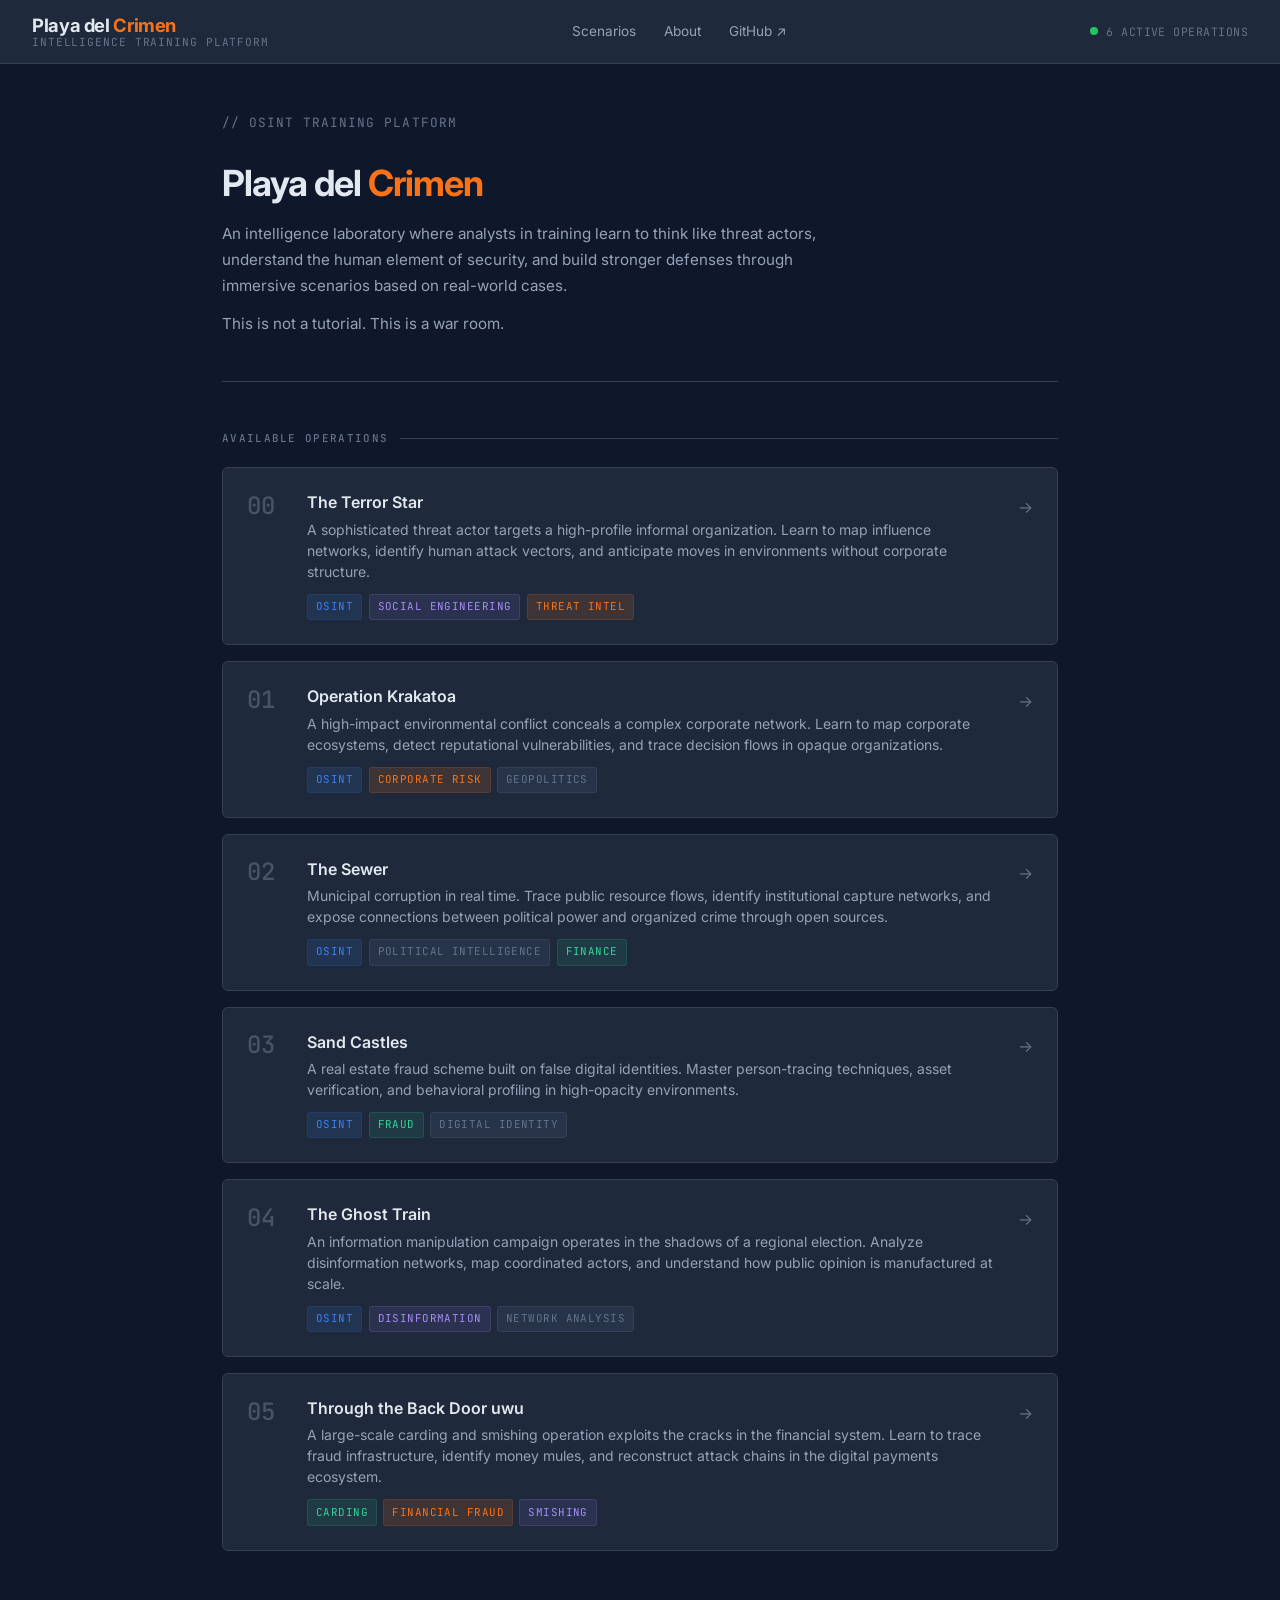
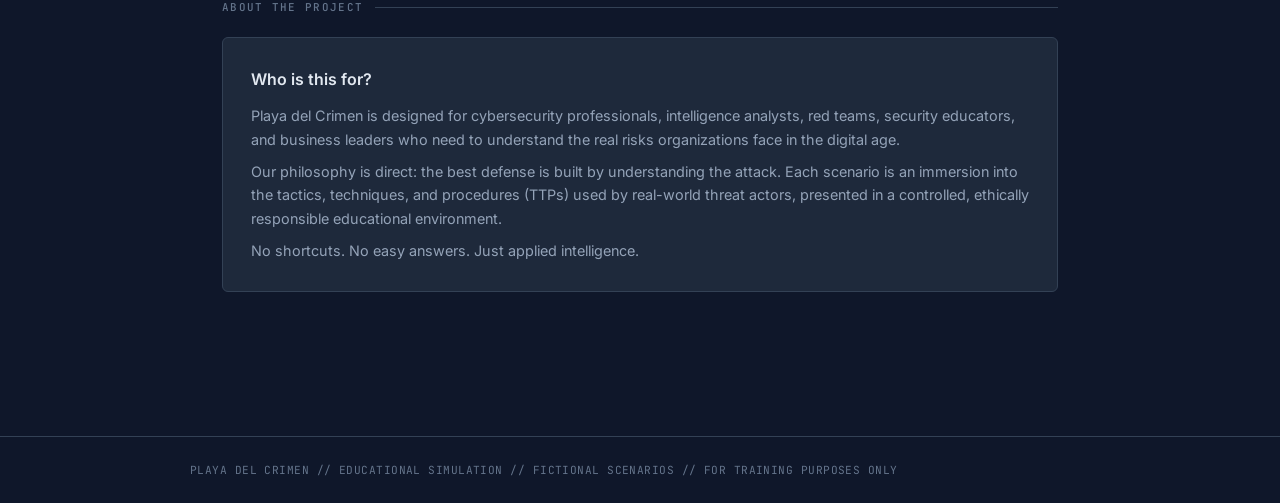
<file: docs/index.html>
<!DOCTYPE html>
<html lang="en">
<head>
    <meta charset="UTF-8">
    <meta name="viewport" content="width=device-width, initial-scale=1.0">
    <title>Playa del Crimen | OSINT Intelligence Training Platform</title>
    <meta name="description" content="Immersive OSINT training scenarios in open-source intelligence, threat analysis, and sociotechnical security for analysts in training.">
    <link rel="stylesheet" href="style.css">
</head>
<body class="page-index">

    <!-- ===== HEADER ===== -->
    <header>
        <div class="header-inner">
            <a href="index.html" class="header-logo">
                <span class="logo-main">Playa del <span>Crimen</span></span>
                <span class="logo-sub">Intelligence Training Platform</span>
            </a>

            <nav class="header-nav">
                <a href="index.html">Scenarios</a>
                <a href="#about">About</a>
                <a href="https://github.com/CCHUTZ/playa-del-crimen-en" target="_blank" rel="noopener">GitHub ↗</a>
            </nav>

            <div class="header-status">
                <span class="status-dot"></span>
                <span>6 ACTIVE OPERATIONS</span>
            </div>

            <button class="hamburger" aria-label="Menu">
                <span></span><span></span><span></span>
            </button>
        </div>
    </header>

    <!-- ===== MAIN ===== -->
    <main>

        <!-- Hero -->
        <div class="index-hero">
            <p class="hero-sub">// OSINT Training Platform</p>
            <h1>Playa del <span>Crimen</span></h1>
            <p>An intelligence laboratory where analysts in training learn to think like threat actors, understand the human element of security, and build stronger defenses through immersive scenarios based on real-world cases.</p>
            <p>This is not a tutorial. This is a war room.</p>
        </div>

        <!-- Scenarios -->
        <p class="section-label">Available Operations</p>

        <div class="scenarios-grid">

            <a href="scenarios/00_the_terror_star.html" class="scenario-card">
                <span class="card-number">00</span>
                <div class="card-body">
                    <div class="card-title">The Terror Star</div>
                    <div class="card-desc">A sophisticated threat actor targets a high-profile informal organization. Learn to map influence networks, identify human attack vectors, and anticipate moves in environments without corporate structure.</div>
                    <div class="card-tags">
                        <span class="tag tag-osint">OSINT</span>
                        <span class="tag tag-social">Social Engineering</span>
                        <span class="tag tag-threat">Threat Intel</span>
                    </div>
                </div>
                <span class="card-arrow">→</span>
            </a>

            <a href="scenarios/01_operation_krakatoa.html" class="scenario-card">
                <span class="card-number">01</span>
                <div class="card-body">
                    <div class="card-title">Operation Krakatoa</div>
                    <div class="card-desc">A high-impact environmental conflict conceals a complex corporate network. Learn to map corporate ecosystems, detect reputational vulnerabilities, and trace decision flows in opaque organizations.</div>
                    <div class="card-tags">
                        <span class="tag tag-osint">OSINT</span>
                        <span class="tag tag-threat">Corporate Risk</span>
                        <span class="tag">Geopolitics</span>
                    </div>
                </div>
                <span class="card-arrow">→</span>
            </a>

            <a href="scenarios/02_the_sewer.html" class="scenario-card">
                <span class="card-number">02</span>
                <div class="card-body">
                    <div class="card-title">The Sewer</div>
                    <div class="card-desc">Municipal corruption in real time. Trace public resource flows, identify institutional capture networks, and expose connections between political power and organized crime through open sources.</div>
                    <div class="card-tags">
                        <span class="tag tag-osint">OSINT</span>
                        <span class="tag">Political Intelligence</span>
                        <span class="tag tag-financial">Finance</span>
                    </div>
                </div>
                <span class="card-arrow">→</span>
            </a>

            <a href="scenarios/03_sand_castles.html" class="scenario-card">
                <span class="card-number">03</span>
                <div class="card-body">
                    <div class="card-title">Sand Castles</div>
                    <div class="card-desc">A real estate fraud scheme built on false digital identities. Master person-tracing techniques, asset verification, and behavioral profiling in high-opacity environments.</div>
                    <div class="card-tags">
                        <span class="tag tag-osint">OSINT</span>
                        <span class="tag tag-financial">Fraud</span>
                        <span class="tag">Digital Identity</span>
                    </div>
                </div>
                <span class="card-arrow">→</span>
            </a>

            <a href="scenarios/04_the_ghost_train.html" class="scenario-card">
                <span class="card-number">04</span>
                <div class="card-body">
                    <div class="card-title">The Ghost Train</div>
                    <div class="card-desc">An information manipulation campaign operates in the shadows of a regional election. Analyze disinformation networks, map coordinated actors, and understand how public opinion is manufactured at scale.</div>
                    <div class="card-tags">
                        <span class="tag tag-osint">OSINT</span>
                        <span class="tag tag-social">Disinformation</span>
                        <span class="tag">Network Analysis</span>
                    </div>
                </div>
                <span class="card-arrow">→</span>
            </a>

            <a href="scenarios/05_through_the_back_door_uwu.html" class="scenario-card">
                <span class="card-number">05</span>
                <div class="card-body">
                    <div class="card-title">Through the Back Door uwu</div>
                    <div class="card-desc">A large-scale carding and smishing operation exploits the cracks in the financial system. Learn to trace fraud infrastructure, identify money mules, and reconstruct attack chains in the digital payments ecosystem.</div>
                    <div class="card-tags">
                        <span class="tag tag-financial">Carding</span>
                        <span class="tag tag-threat">Financial Fraud</span>
                        <span class="tag tag-social">Smishing</span>
                    </div>
                </div>
                <span class="card-arrow">→</span>
            </a>

        </div>

        <!-- About -->
        <p class="section-label" id="about">About the Project</p>

        <div class="about-section">
            <h2>Who is this for?</h2>
            <p>Playa del Crimen is designed for cybersecurity professionals, intelligence analysts, red teams, security educators, and business leaders who need to understand the real risks organizations face in the digital age.</p>
            <p>Our philosophy is direct: the best defense is built by understanding the attack. Each scenario is an immersion into the tactics, techniques, and procedures (TTPs) used by real-world threat actors, presented in a controlled, ethically responsible educational environment.</p>
            <p>No shortcuts. No easy answers. Just applied intelligence.</p>
        </div>

    </main>

    <!-- ===== FOOTER ===== -->
    <footer>
        <div class="footer-inner">
            <span class="footer-disclaimer">PLAYA DEL CRIMEN // EDUCATIONAL SIMULATION // FICTIONAL SCENARIOS // FOR TRAINING PURPOSES ONLY</span>
        </div>
    </footer>

</body>
</html>
</file>
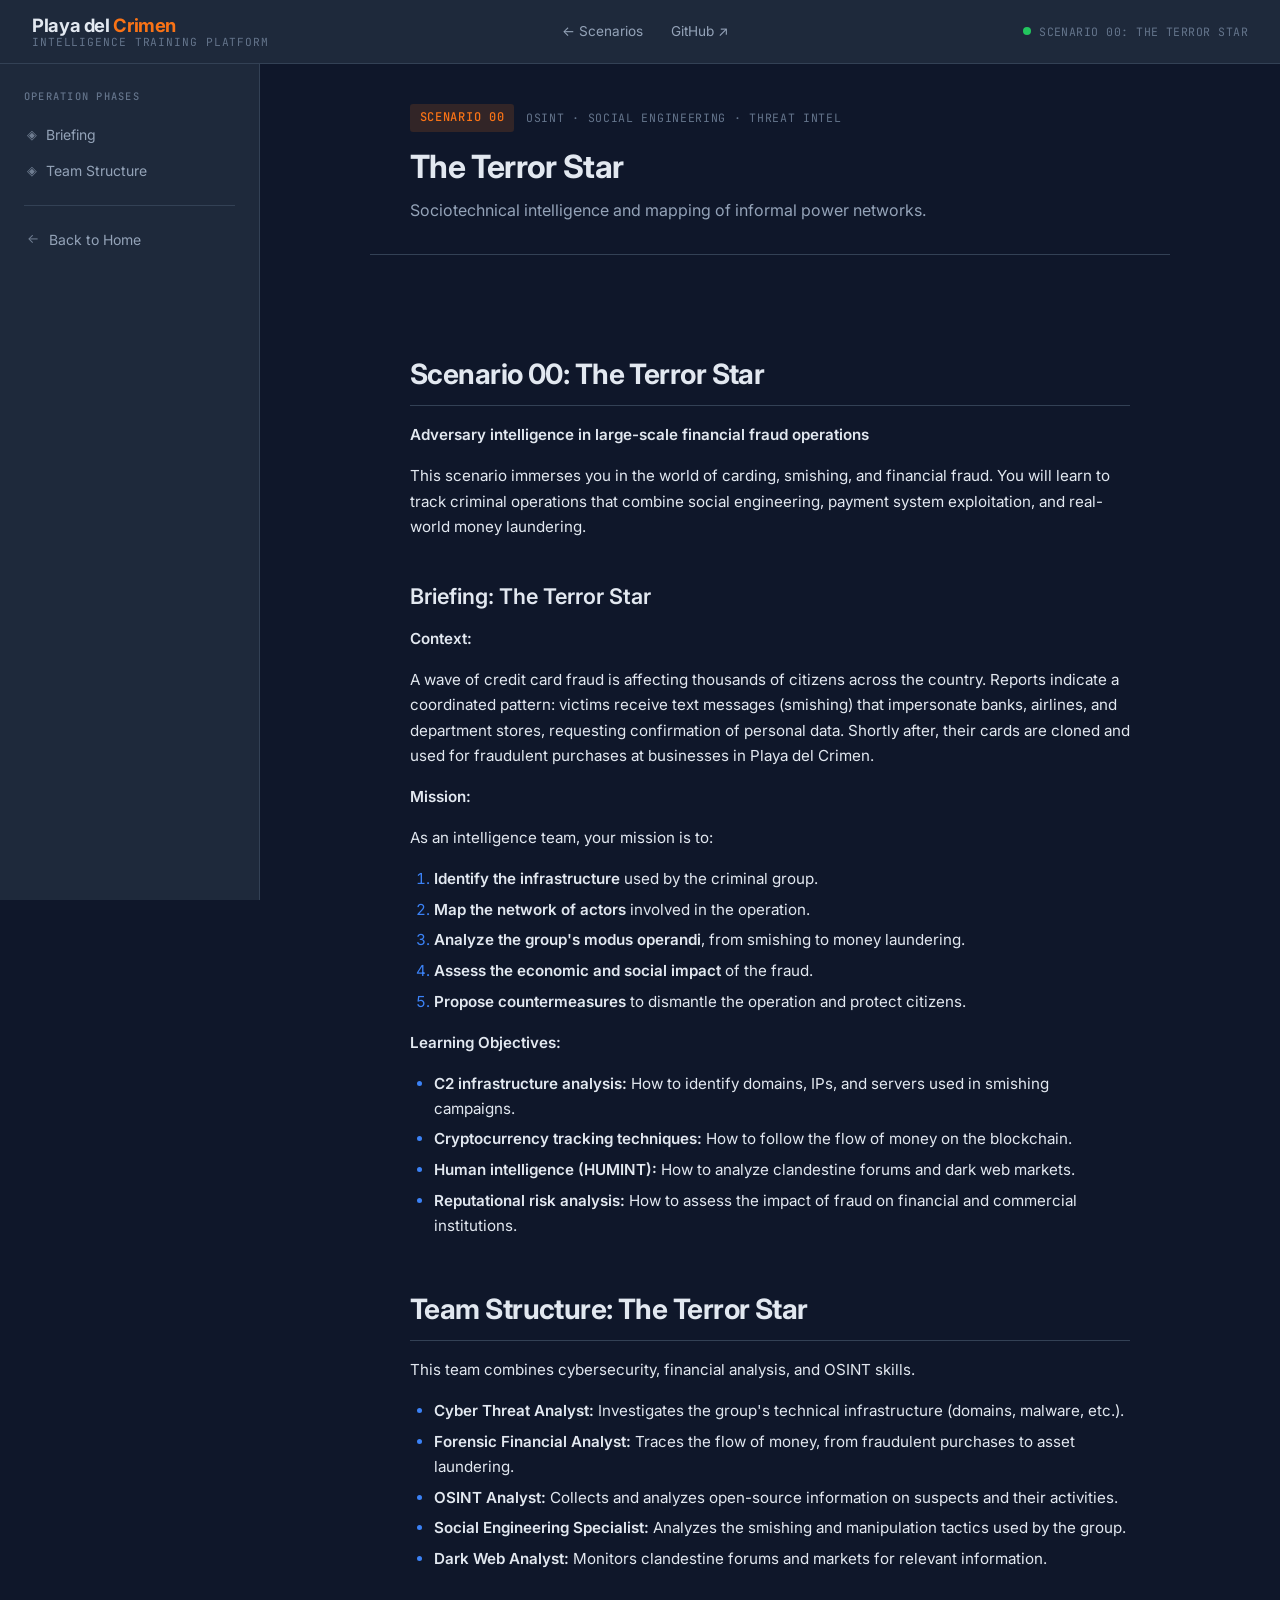
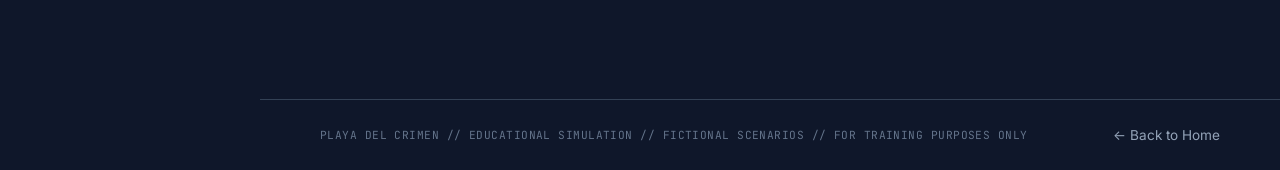
<file: docs/scenarios/00_the_terror_star.html>
<!DOCTYPE html>
    <html lang="en">
<head>
    <meta charset="UTF-8">
    <meta name="viewport" content="width=device-width, initial-scale=1.0">
    <title>Scenario 00: The Terror Star | Playa del Crimen</title>
    <meta name="description" content="Sociotechnical intelligence and mapping of informal power networks.">
    <link rel="stylesheet" href="../style.css">
</head>
<body class="page-scenario">

    <!-- ===== HEADER ===== -->
    <header>
        <div class="header-inner">
            <a href="../index.html" class="header-logo">
                <span class="logo-main">Playa del <span>Crimen</span></span>
                <span class="logo-sub">Intelligence Training Platform</span>
            </a>

            <nav class="header-nav">
                <a href="../index.html">← Scenarios</a>
                <a href="https://github.com/CCHUTZ/playa-del-crimen-en" target="_blank" rel="noopener">GitHub ↗</a>
            </nav>

            <div class="header-status">
                <span class="status-dot"></span>
                <span class="mono">SCENARIO 00: THE TERROR STAR</span>
            </div>

            <button class="hamburger" aria-label="Menú">
                <span></span><span></span><span></span>
            </button>
        </div>
    </header>

    <!-- ===== LAYOUT WRAPPER ===== -->
    <div class="layout-scenario">

    <!-- ===== SIDEBAR ===== -->
    <aside class="sidebar">
        <p class="sidebar-label">Operation Phases</p>
        <ul class="sidebar-nav">
            <li><a href="#briefing"><span class="nav-icon">◈</span> Briefing</a></li>
            <li><a href="#team"><span class="nav-icon">◈</span> Team Structure</a></li>
        </ul>
        <div class="sidebar-divider"></div>
        <ul class="sidebar-nav">
            <li><a href="../index.html"><span class="nav-icon">←</span> Back to Home</a></li>
        </ul>
    </aside>

    <!-- ===== CONTENT ===== -->
    <div class="scenario-content">

        <!-- Scenario Hero -->
        <div class="scenario-hero">
            <div class="scenario-meta">
                <span class="scenario-number">SCENARIO 00</span>
                <span class="scenario-category">OSINT · Social Engineering · Threat Intel</span>
            </div>
            <h1>The Terror Star</h1>
            <p class="scenario-tagline">Sociotechnical intelligence and mapping of informal power networks.</p>
        </div>

        <!-- Mobile nav -->
        <details class="mobile-nav-toggle">
            <summary>Operation Phases</summary>
            <ul class="sidebar-nav">
            <li><a href="#briefing"><span class="nav-icon">◈</span> Briefing</a></li>
            <li><a href="#team"><span class="nav-icon">◈</span> Team Structure</a></li>
            </ul>
        </details>

        <main>
            <div class="content-body">
<h1 id="scenario-00-the-terror-star">Scenario 00: The Terror Star</h1>
<p><strong>Adversary intelligence in large-scale financial fraud operations</strong></p>
<p>This scenario immerses you in the world of carding, smishing, and financial fraud. You will learn to track criminal operations that combine social engineering, payment system exploitation, and real-world money laundering.</p>
<section id="briefing">
<h2 id="briefing-the-terror-star">Briefing: The Terror Star</h2>
<p><strong>Context:</strong></p>
<p>A wave of credit card fraud is affecting thousands of citizens across the country. Reports indicate a coordinated pattern: victims receive text messages (smishing) that impersonate banks, airlines, and department stores, requesting confirmation of personal data. Shortly after, their cards are cloned and used for fraudulent purchases at businesses in Playa del Crimen.</p>
<p><strong>Mission:</strong></p>
<p>As an intelligence team, your mission is to:</p>
<ol>
<li><strong>Identify the infrastructure</strong> used by the criminal group.</li>
<li><strong>Map the network of actors</strong> involved in the operation.</li>
<li><strong>Analyze the group's modus operandi</strong>, from smishing to money laundering.</li>
<li><strong>Assess the economic and social impact</strong> of the fraud.</li>
<li><strong>Propose countermeasures</strong> to dismantle the operation and protect citizens.</li>
</ol>
<p><strong>Learning Objectives:</strong></p>
<ul>
<li><strong>C2 infrastructure analysis:</strong> How to identify domains, IPs, and servers used in smishing campaigns.</li>
<li><strong>Cryptocurrency tracking techniques:</strong> How to follow the flow of money on the blockchain.</li>
<li><strong>Human intelligence (HUMINT):</strong> How to analyze clandestine forums and dark web markets.</li>
<li><strong>Reputational risk analysis:</strong> How to assess the impact of fraud on financial and commercial institutions.</li>
</ul>
</section>
<section id="team">
<h1 id="team-structure-the-terror-star">Team Structure: The Terror Star</h1>
<p>This team combines cybersecurity, financial analysis, and OSINT skills.</p>
<ul>
<li><strong>Cyber Threat Analyst:</strong> Investigates the group's technical infrastructure (domains, malware, etc.).</li>
<li><strong>Forensic Financial Analyst:</strong> Traces the flow of money, from fraudulent purchases to asset laundering.</li>
<li><strong>OSINT Analyst:</strong> Collects and analyzes open-source information on suspects and their activities.</li>
<li><strong>Social Engineering Specialist:</strong> Analyzes the smishing and manipulation tactics used by the group.</li>
<li><strong>Dark Web Analyst:</strong> Monitors clandestine forums and markets for relevant information.</li>
</ul>
</section>

            </div>
        </main>

        <!-- Footer -->
        <footer>
            <div class="footer-inner">
                <span class="footer-disclaimer">PLAYA DEL CRIMEN // EDUCATIONAL SIMULATION // FICTIONAL SCENARIOS // FOR TRAINING PURPOSES ONLY</span>
                <a href="../index.html" class="footer-back">← Back to Home</a>
            </div>
        </footer>

    </div><!-- /scenario-content -->

    </div><!-- /layout-scenario -->

    <script>
    // Sidebar active state on scroll
    (function() {
        const links = document.querySelectorAll('.sidebar-nav a[href^="#"]');
        const sections = [];
        links.forEach(function(link) {
            const id = link.getAttribute('href').slice(1);
            const el = document.getElementById(id);
            if (el) sections.push({ el: el, link: link });
        });

        function onScroll() {
            let current = null;
            sections.forEach(function(s) {
                if (window.scrollY >= s.el.offsetTop - 100) current = s;
            });
            links.forEach(function(l) { l.classList.remove('active'); });
            if (current) current.link.classList.add('active');
        }

        window.addEventListener('scroll', onScroll, { passive: true });
        onScroll();
    })();
    </script>

</body>
</html>
</file>
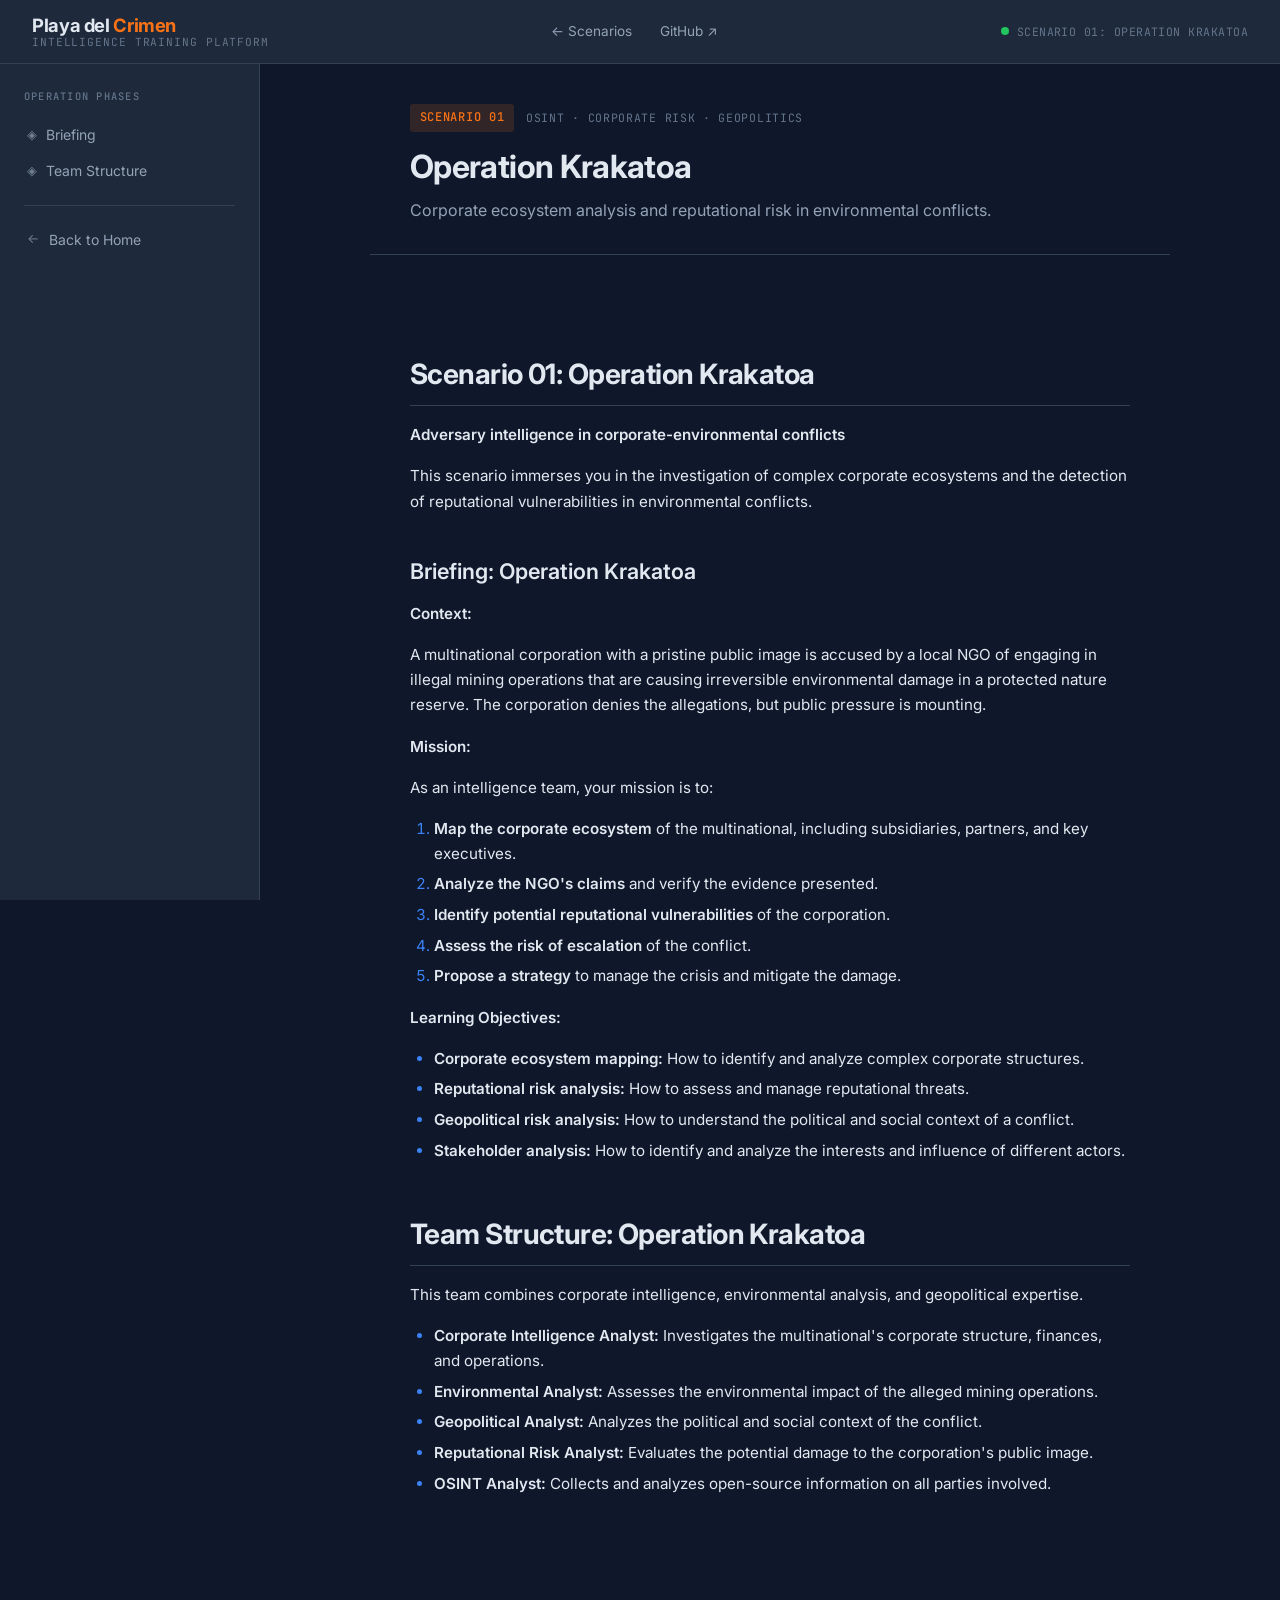
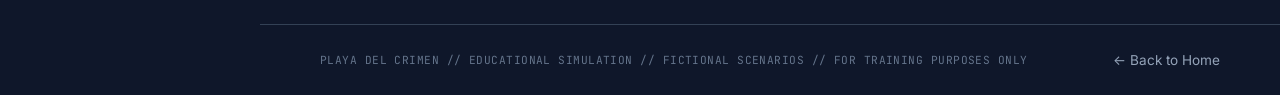
<file: docs/scenarios/01_operation_krakatoa.html>
<!DOCTYPE html>
    <html lang="en">
<head>
    <meta charset="UTF-8">
    <meta name="viewport" content="width=device-width, initial-scale=1.0">
    <title>Scenario 01: Operation Krakatoa | Playa del Crimen</title>
    <meta name="description" content="Corporate ecosystem analysis and reputational risk in environmental conflicts.">
    <link rel="stylesheet" href="../style.css">
</head>
<body class="page-scenario">

    <!-- ===== HEADER ===== -->
    <header>
        <div class="header-inner">
            <a href="../index.html" class="header-logo">
                <span class="logo-main">Playa del <span>Crimen</span></span>
                <span class="logo-sub">Intelligence Training Platform</span>
            </a>

            <nav class="header-nav">
                <a href="../index.html">← Scenarios</a>
                <a href="https://github.com/CCHUTZ/playa-del-crimen-en" target="_blank" rel="noopener">GitHub ↗</a>
            </nav>

            <div class="header-status">
                <span class="status-dot"></span>
                <span class="mono">SCENARIO 01: OPERATION KRAKATOA</span>
            </div>

            <button class="hamburger" aria-label="Menú">
                <span></span><span></span><span></span>
            </button>
        </div>
    </header>

    <!-- ===== LAYOUT WRAPPER ===== -->
    <div class="layout-scenario">

    <!-- ===== SIDEBAR ===== -->
    <aside class="sidebar">
        <p class="sidebar-label">Operation Phases</p>
        <ul class="sidebar-nav">
            <li><a href="#briefing"><span class="nav-icon">◈</span> Briefing</a></li>
            <li><a href="#team"><span class="nav-icon">◈</span> Team Structure</a></li>
        </ul>
        <div class="sidebar-divider"></div>
        <ul class="sidebar-nav">
            <li><a href="../index.html"><span class="nav-icon">←</span> Back to Home</a></li>
        </ul>
    </aside>

    <!-- ===== CONTENT ===== -->
    <div class="scenario-content">

        <!-- Scenario Hero -->
        <div class="scenario-hero">
            <div class="scenario-meta">
                <span class="scenario-number">SCENARIO 01</span>
                <span class="scenario-category">OSINT · Corporate Risk · Geopolitics</span>
            </div>
            <h1>Operation Krakatoa</h1>
            <p class="scenario-tagline">Corporate ecosystem analysis and reputational risk in environmental conflicts.</p>
        </div>

        <!-- Mobile nav -->
        <details class="mobile-nav-toggle">
            <summary>Operation Phases</summary>
            <ul class="sidebar-nav">
            <li><a href="#briefing"><span class="nav-icon">◈</span> Briefing</a></li>
            <li><a href="#team"><span class="nav-icon">◈</span> Team Structure</a></li>
            </ul>
        </details>

        <main>
            <div class="content-body">
<h1 id="scenario-01-operation-krakatoa">Scenario 01: Operation Krakatoa</h1>
<p><strong>Adversary intelligence in corporate-environmental conflicts</strong></p>
<p>This scenario immerses you in the investigation of complex corporate ecosystems and the detection of reputational vulnerabilities in environmental conflicts.</p>
<section id="briefing">
<h2 id="briefing-operation-krakatoa">Briefing: Operation Krakatoa</h2>
<p><strong>Context:</strong></p>
<p>A multinational corporation with a pristine public image is accused by a local NGO of engaging in illegal mining operations that are causing irreversible environmental damage in a protected nature reserve. The corporation denies the allegations, but public pressure is mounting.</p>
<p><strong>Mission:</strong></p>
<p>As an intelligence team, your mission is to:</p>
<ol>
<li><strong>Map the corporate ecosystem</strong> of the multinational, including subsidiaries, partners, and key executives.</li>
<li><strong>Analyze the NGO's claims</strong> and verify the evidence presented.</li>
<li><strong>Identify potential reputational vulnerabilities</strong> of the corporation.</li>
<li><strong>Assess the risk of escalation</strong> of the conflict.</li>
<li><strong>Propose a strategy</strong> to manage the crisis and mitigate the damage.</li>
</ol>
<p><strong>Learning Objectives:</strong></p>
<ul>
<li><strong>Corporate ecosystem mapping:</strong> How to identify and analyze complex corporate structures.</li>
<li><strong>Reputational risk analysis:</strong> How to assess and manage reputational threats.</li>
<li><strong>Geopolitical risk analysis:</strong> How to understand the political and social context of a conflict.</li>
<li><strong>Stakeholder analysis:</strong> How to identify and analyze the interests and influence of different actors.</li>
</ul>
</section>
<section id="team">
<h1 id="team-structure-operation-krakatoa">Team Structure: Operation Krakatoa</h1>
<p>This team combines corporate intelligence, environmental analysis, and geopolitical expertise.</p>
<ul>
<li><strong>Corporate Intelligence Analyst:</strong> Investigates the multinational's corporate structure, finances, and operations.</li>
<li><strong>Environmental Analyst:</strong> Assesses the environmental impact of the alleged mining operations.</li>
<li><strong>Geopolitical Analyst:</strong> Analyzes the political and social context of the conflict.</li>
<li><strong>Reputational Risk Analyst:</strong> Evaluates the potential damage to the corporation's public image.</li>
<li><strong>OSINT Analyst:</strong> Collects and analyzes open-source information on all parties involved.</li>
</ul>
</section>

            </div>
        </main>

        <!-- Footer -->
        <footer>
            <div class="footer-inner">
                <span class="footer-disclaimer">PLAYA DEL CRIMEN // EDUCATIONAL SIMULATION // FICTIONAL SCENARIOS // FOR TRAINING PURPOSES ONLY</span>
                <a href="../index.html" class="footer-back">← Back to Home</a>
            </div>
        </footer>

    </div><!-- /scenario-content -->

    </div><!-- /layout-scenario -->

    <script>
    // Sidebar active state on scroll
    (function() {
        const links = document.querySelectorAll('.sidebar-nav a[href^="#"]');
        const sections = [];
        links.forEach(function(link) {
            const id = link.getAttribute('href').slice(1);
            const el = document.getElementById(id);
            if (el) sections.push({ el: el, link: link });
        });

        function onScroll() {
            let current = null;
            sections.forEach(function(s) {
                if (window.scrollY >= s.el.offsetTop - 100) current = s;
            });
            links.forEach(function(l) { l.classList.remove('active'); });
            if (current) current.link.classList.add('active');
        }

        window.addEventListener('scroll', onScroll, { passive: true });
        onScroll();
    })();
    </script>

</body>
</html>
</file>
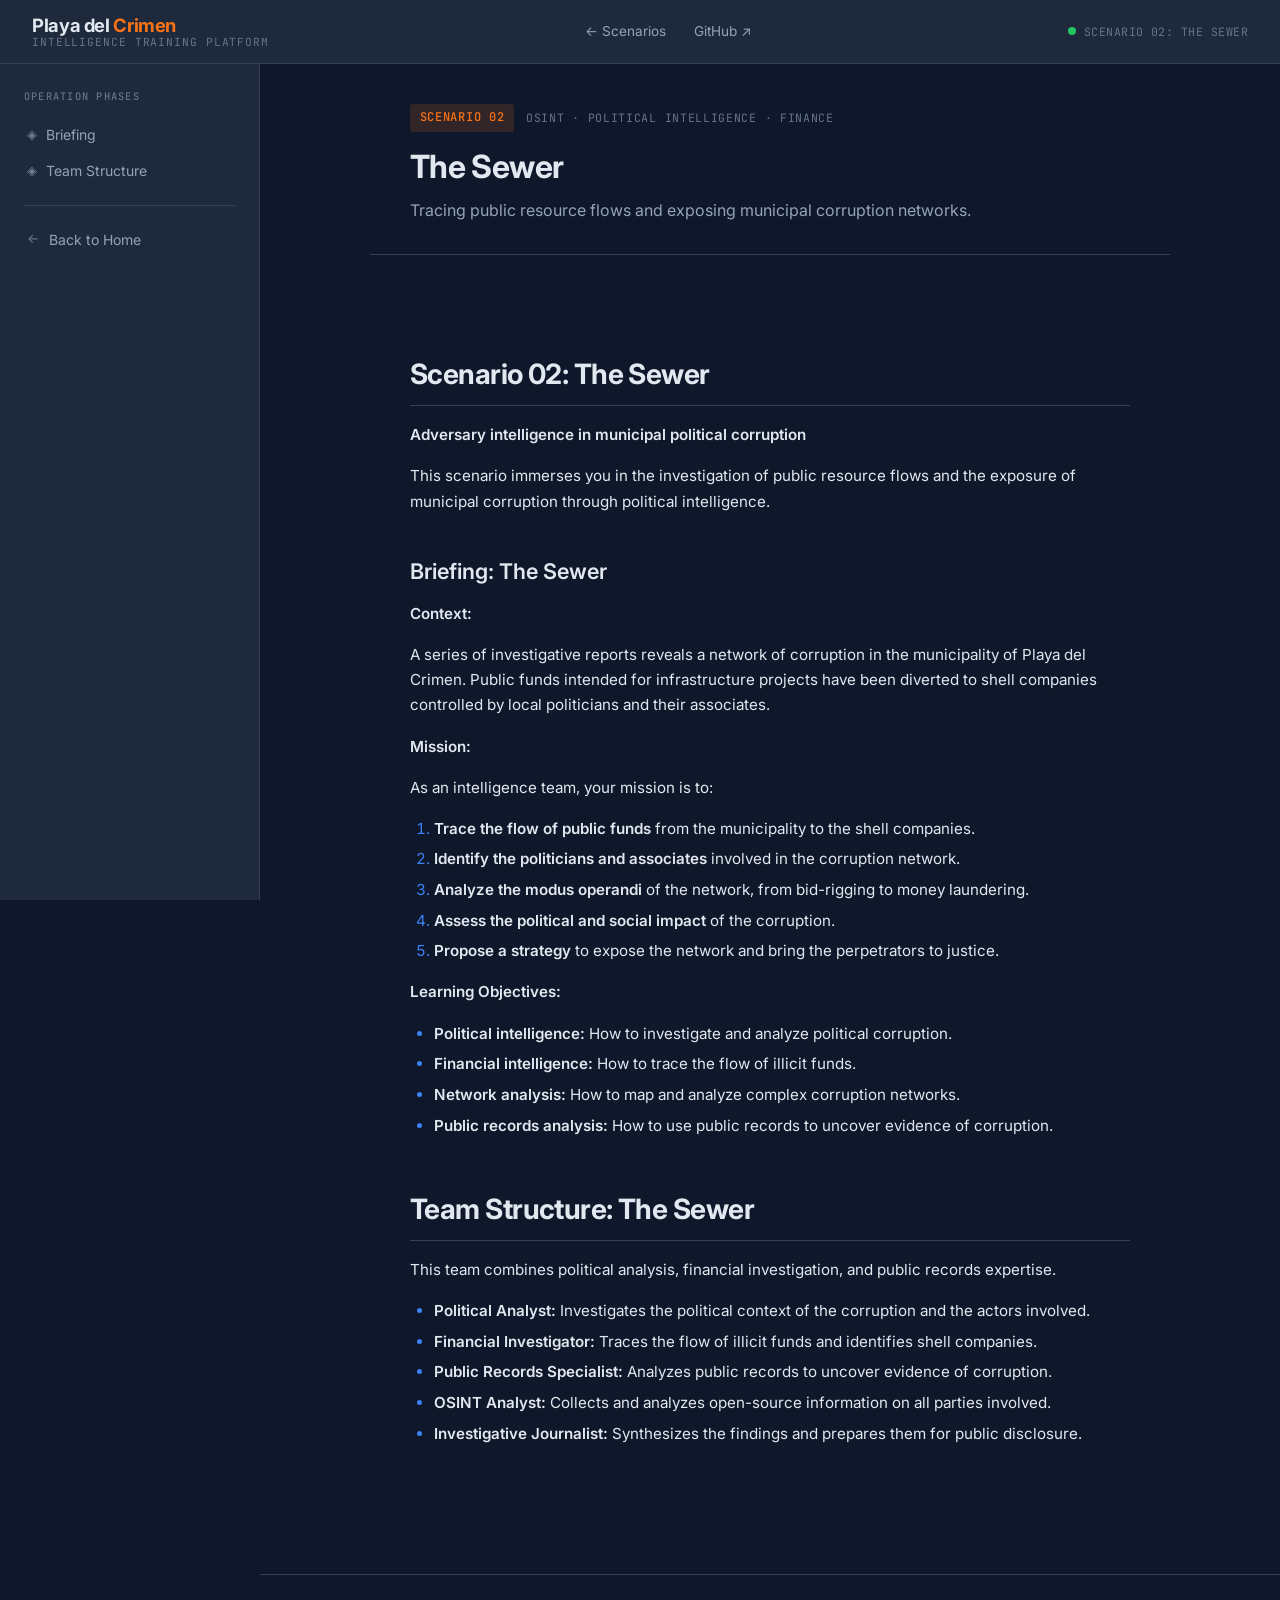
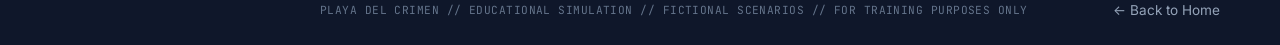
<file: docs/scenarios/02_the_sewer.html>
<!DOCTYPE html>
    <html lang="en">
<head>
    <meta charset="UTF-8">
    <meta name="viewport" content="width=device-width, initial-scale=1.0">
    <title>Scenario 02: The Sewer | Playa del Crimen</title>
    <meta name="description" content="Tracing public resource flows and exposing municipal corruption networks.">
    <link rel="stylesheet" href="../style.css">
</head>
<body class="page-scenario">

    <!-- ===== HEADER ===== -->
    <header>
        <div class="header-inner">
            <a href="../index.html" class="header-logo">
                <span class="logo-main">Playa del <span>Crimen</span></span>
                <span class="logo-sub">Intelligence Training Platform</span>
            </a>

            <nav class="header-nav">
                <a href="../index.html">← Scenarios</a>
                <a href="https://github.com/CCHUTZ/playa-del-crimen-en" target="_blank" rel="noopener">GitHub ↗</a>
            </nav>

            <div class="header-status">
                <span class="status-dot"></span>
                <span class="mono">SCENARIO 02: THE SEWER</span>
            </div>

            <button class="hamburger" aria-label="Menú">
                <span></span><span></span><span></span>
            </button>
        </div>
    </header>

    <!-- ===== LAYOUT WRAPPER ===== -->
    <div class="layout-scenario">

    <!-- ===== SIDEBAR ===== -->
    <aside class="sidebar">
        <p class="sidebar-label">Operation Phases</p>
        <ul class="sidebar-nav">
            <li><a href="#briefing"><span class="nav-icon">◈</span> Briefing</a></li>
            <li><a href="#team"><span class="nav-icon">◈</span> Team Structure</a></li>
        </ul>
        <div class="sidebar-divider"></div>
        <ul class="sidebar-nav">
            <li><a href="../index.html"><span class="nav-icon">←</span> Back to Home</a></li>
        </ul>
    </aside>

    <!-- ===== CONTENT ===== -->
    <div class="scenario-content">

        <!-- Scenario Hero -->
        <div class="scenario-hero">
            <div class="scenario-meta">
                <span class="scenario-number">SCENARIO 02</span>
                <span class="scenario-category">OSINT · Political Intelligence · Finance</span>
            </div>
            <h1>The Sewer</h1>
            <p class="scenario-tagline">Tracing public resource flows and exposing municipal corruption networks.</p>
        </div>

        <!-- Mobile nav -->
        <details class="mobile-nav-toggle">
            <summary>Operation Phases</summary>
            <ul class="sidebar-nav">
            <li><a href="#briefing"><span class="nav-icon">◈</span> Briefing</a></li>
            <li><a href="#team"><span class="nav-icon">◈</span> Team Structure</a></li>
            </ul>
        </details>

        <main>
            <div class="content-body">
<h1 id="scenario-02-the-sewer">Scenario 02: The Sewer</h1>
<p><strong>Adversary intelligence in municipal political corruption</strong></p>
<p>This scenario immerses you in the investigation of public resource flows and the exposure of municipal corruption through political intelligence.</p>
<section id="briefing">
<h2 id="briefing-the-sewer">Briefing: The Sewer</h2>
<p><strong>Context:</strong></p>
<p>A series of investigative reports reveals a network of corruption in the municipality of Playa del Crimen. Public funds intended for infrastructure projects have been diverted to shell companies controlled by local politicians and their associates.</p>
<p><strong>Mission:</strong></p>
<p>As an intelligence team, your mission is to:</p>
<ol>
<li><strong>Trace the flow of public funds</strong> from the municipality to the shell companies.</li>
<li><strong>Identify the politicians and associates</strong> involved in the corruption network.</li>
<li><strong>Analyze the modus operandi</strong> of the network, from bid-rigging to money laundering.</li>
<li><strong>Assess the political and social impact</strong> of the corruption.</li>
<li><strong>Propose a strategy</strong> to expose the network and bring the perpetrators to justice.</li>
</ol>
<p><strong>Learning Objectives:</strong></p>
<ul>
<li><strong>Political intelligence:</strong> How to investigate and analyze political corruption.</li>
<li><strong>Financial intelligence:</strong> How to trace the flow of illicit funds.</li>
<li><strong>Network analysis:</strong> How to map and analyze complex corruption networks.</li>
<li><strong>Public records analysis:</strong> How to use public records to uncover evidence of corruption.</li>
</ul>
</section>
<section id="team">
<h1 id="team-structure-the-sewer">Team Structure: The Sewer</h1>
<p>This team combines political analysis, financial investigation, and public records expertise.</p>
<ul>
<li><strong>Political Analyst:</strong> Investigates the political context of the corruption and the actors involved.</li>
<li><strong>Financial Investigator:</strong> Traces the flow of illicit funds and identifies shell companies.</li>
<li><strong>Public Records Specialist:</strong> Analyzes public records to uncover evidence of corruption.</li>
<li><strong>OSINT Analyst:</strong> Collects and analyzes open-source information on all parties involved.</li>
<li><strong>Investigative Journalist:</strong> Synthesizes the findings and prepares them for public disclosure.</li>
</ul>
</section>

            </div>
        </main>

        <!-- Footer -->
        <footer>
            <div class="footer-inner">
                <span class="footer-disclaimer">PLAYA DEL CRIMEN // EDUCATIONAL SIMULATION // FICTIONAL SCENARIOS // FOR TRAINING PURPOSES ONLY</span>
                <a href="../index.html" class="footer-back">← Back to Home</a>
            </div>
        </footer>

    </div><!-- /scenario-content -->

    </div><!-- /layout-scenario -->

    <script>
    // Sidebar active state on scroll
    (function() {
        const links = document.querySelectorAll('.sidebar-nav a[href^="#"]');
        const sections = [];
        links.forEach(function(link) {
            const id = link.getAttribute('href').slice(1);
            const el = document.getElementById(id);
            if (el) sections.push({ el: el, link: link });
        });

        function onScroll() {
            let current = null;
            sections.forEach(function(s) {
                if (window.scrollY >= s.el.offsetTop - 100) current = s;
            });
            links.forEach(function(l) { l.classList.remove('active'); });
            if (current) current.link.classList.add('active');
        }

        window.addEventListener('scroll', onScroll, { passive: true });
        onScroll();
    })();
    </script>

</body>
</html>
</file>
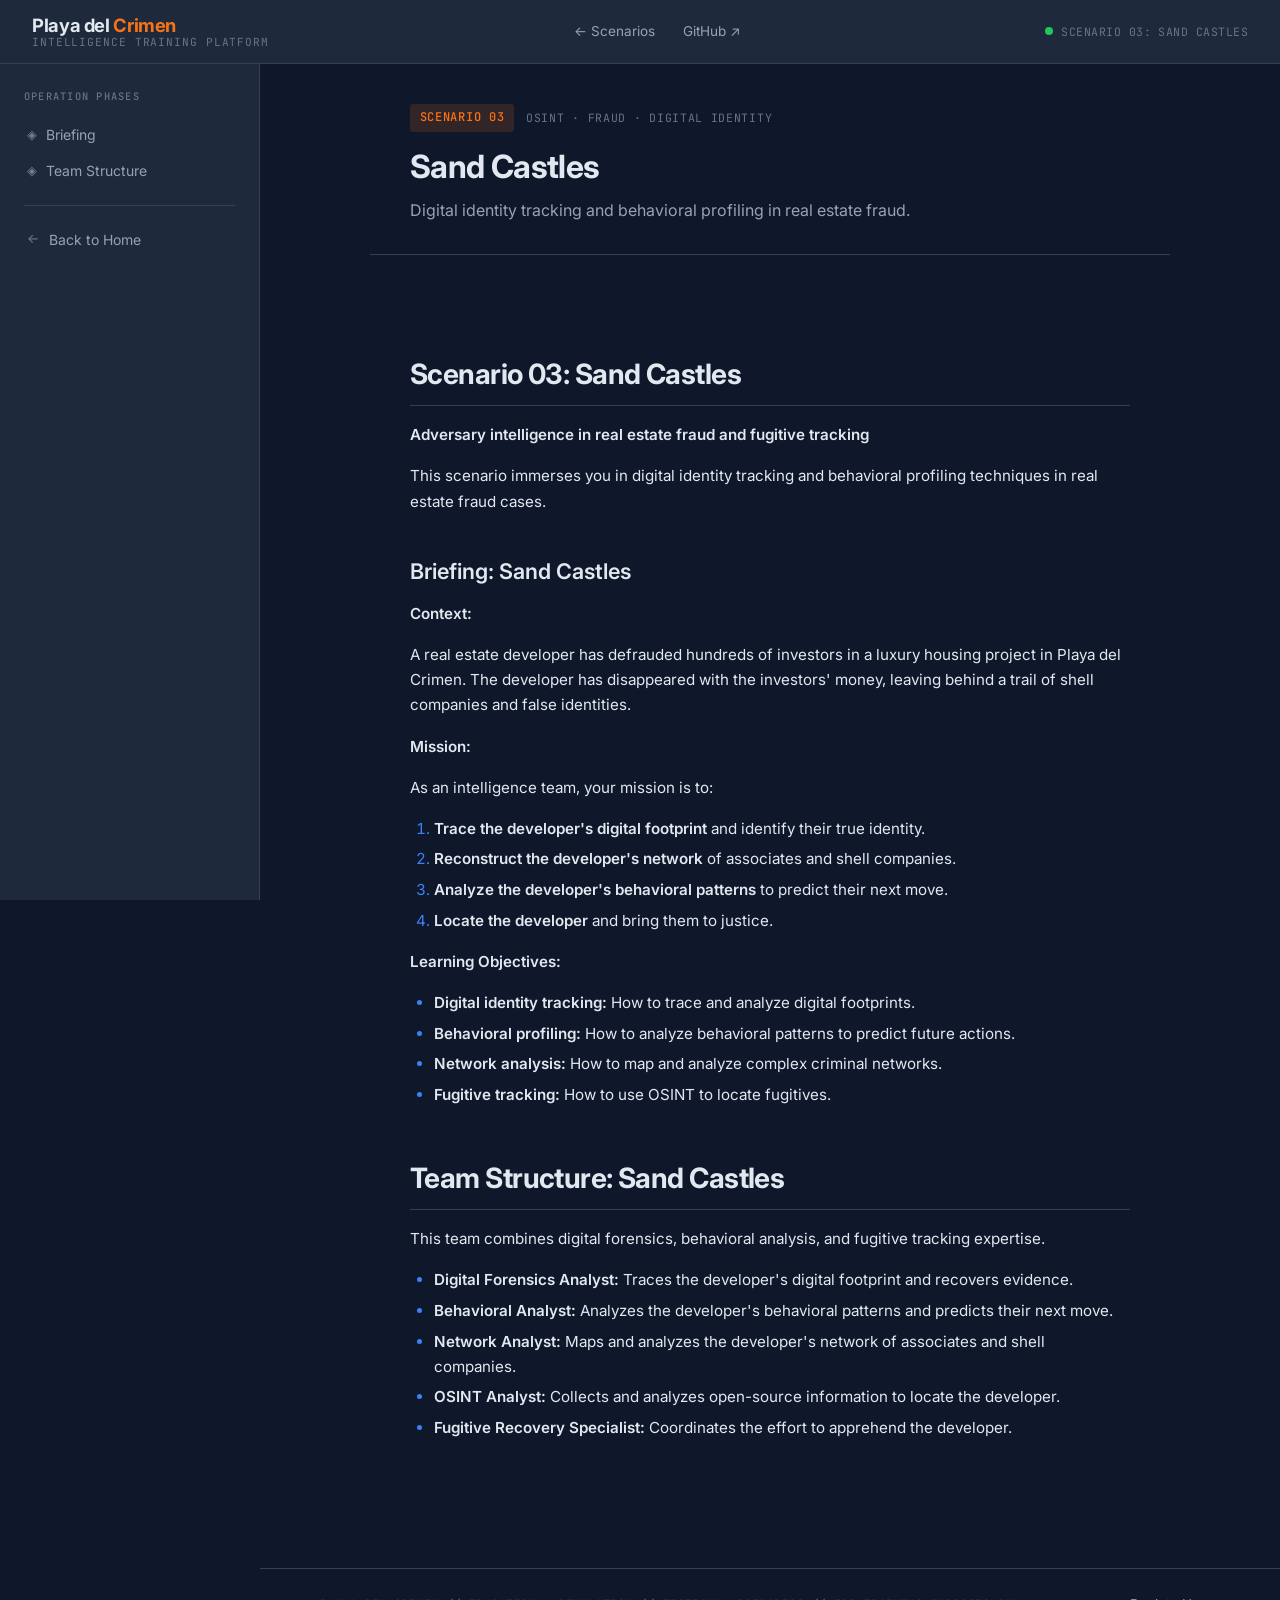
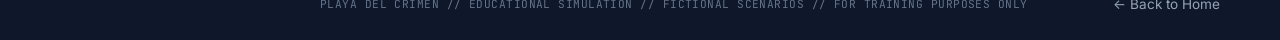
<file: docs/scenarios/03_sand_castles.html>
<!DOCTYPE html>
    <html lang="en">
<head>
    <meta charset="UTF-8">
    <meta name="viewport" content="width=device-width, initial-scale=1.0">
    <title>Scenario 03: Sand Castles | Playa del Crimen</title>
    <meta name="description" content="Digital identity tracking and behavioral profiling in real estate fraud.">
    <link rel="stylesheet" href="../style.css">
</head>
<body class="page-scenario">

    <!-- ===== HEADER ===== -->
    <header>
        <div class="header-inner">
            <a href="../index.html" class="header-logo">
                <span class="logo-main">Playa del <span>Crimen</span></span>
                <span class="logo-sub">Intelligence Training Platform</span>
            </a>

            <nav class="header-nav">
                <a href="../index.html">← Scenarios</a>
                <a href="https://github.com/CCHUTZ/playa-del-crimen-en" target="_blank" rel="noopener">GitHub ↗</a>
            </nav>

            <div class="header-status">
                <span class="status-dot"></span>
                <span class="mono">SCENARIO 03: SAND CASTLES</span>
            </div>

            <button class="hamburger" aria-label="Menú">
                <span></span><span></span><span></span>
            </button>
        </div>
    </header>

    <!-- ===== LAYOUT WRAPPER ===== -->
    <div class="layout-scenario">

    <!-- ===== SIDEBAR ===== -->
    <aside class="sidebar">
        <p class="sidebar-label">Operation Phases</p>
        <ul class="sidebar-nav">
            <li><a href="#briefing"><span class="nav-icon">◈</span> Briefing</a></li>
            <li><a href="#team"><span class="nav-icon">◈</span> Team Structure</a></li>
        </ul>
        <div class="sidebar-divider"></div>
        <ul class="sidebar-nav">
            <li><a href="../index.html"><span class="nav-icon">←</span> Back to Home</a></li>
        </ul>
    </aside>

    <!-- ===== CONTENT ===== -->
    <div class="scenario-content">

        <!-- Scenario Hero -->
        <div class="scenario-hero">
            <div class="scenario-meta">
                <span class="scenario-number">SCENARIO 03</span>
                <span class="scenario-category">OSINT · Fraud · Digital Identity</span>
            </div>
            <h1>Sand Castles</h1>
            <p class="scenario-tagline">Digital identity tracking and behavioral profiling in real estate fraud.</p>
        </div>

        <!-- Mobile nav -->
        <details class="mobile-nav-toggle">
            <summary>Operation Phases</summary>
            <ul class="sidebar-nav">
            <li><a href="#briefing"><span class="nav-icon">◈</span> Briefing</a></li>
            <li><a href="#team"><span class="nav-icon">◈</span> Team Structure</a></li>
            </ul>
        </details>

        <main>
            <div class="content-body">
<h1 id="scenario-03-sand-castles">Scenario 03: Sand Castles</h1>
<p><strong>Adversary intelligence in real estate fraud and fugitive tracking</strong></p>
<p>This scenario immerses you in digital identity tracking and behavioral profiling techniques in real estate fraud cases.</p>
<section id="briefing">
<h2 id="briefing-sand-castles">Briefing: Sand Castles</h2>
<p><strong>Context:</strong></p>
<p>A real estate developer has defrauded hundreds of investors in a luxury housing project in Playa del Crimen. The developer has disappeared with the investors' money, leaving behind a trail of shell companies and false identities.</p>
<p><strong>Mission:</strong></p>
<p>As an intelligence team, your mission is to:</p>
<ol>
<li><strong>Trace the developer's digital footprint</strong> and identify their true identity.</li>
<li><strong>Reconstruct the developer's network</strong> of associates and shell companies.</li>
<li><strong>Analyze the developer's behavioral patterns</strong> to predict their next move.</li>
<li><strong>Locate the developer</strong> and bring them to justice.</li>
</ol>
<p><strong>Learning Objectives:</strong></p>
<ul>
<li><strong>Digital identity tracking:</strong> How to trace and analyze digital footprints.</li>
<li><strong>Behavioral profiling:</strong> How to analyze behavioral patterns to predict future actions.</li>
<li><strong>Network analysis:</strong> How to map and analyze complex criminal networks.</li>
<li><strong>Fugitive tracking:</strong> How to use OSINT to locate fugitives.</li>
</ul>
</section>
<section id="team">
<h1 id="team-structure-sand-castles">Team Structure: Sand Castles</h1>
<p>This team combines digital forensics, behavioral analysis, and fugitive tracking expertise.</p>
<ul>
<li><strong>Digital Forensics Analyst:</strong> Traces the developer's digital footprint and recovers evidence.</li>
<li><strong>Behavioral Analyst:</strong> Analyzes the developer's behavioral patterns and predicts their next move.</li>
<li><strong>Network Analyst:</strong> Maps and analyzes the developer's network of associates and shell companies.</li>
<li><strong>OSINT Analyst:</strong> Collects and analyzes open-source information to locate the developer.</li>
<li><strong>Fugitive Recovery Specialist:</strong> Coordinates the effort to apprehend the developer.</li>
</ul>
</section>

            </div>
        </main>

        <!-- Footer -->
        <footer>
            <div class="footer-inner">
                <span class="footer-disclaimer">PLAYA DEL CRIMEN // EDUCATIONAL SIMULATION // FICTIONAL SCENARIOS // FOR TRAINING PURPOSES ONLY</span>
                <a href="../index.html" class="footer-back">← Back to Home</a>
            </div>
        </footer>

    </div><!-- /scenario-content -->

    </div><!-- /layout-scenario -->

    <script>
    // Sidebar active state on scroll
    (function() {
        const links = document.querySelectorAll('.sidebar-nav a[href^="#"]');
        const sections = [];
        links.forEach(function(link) {
            const id = link.getAttribute('href').slice(1);
            const el = document.getElementById(id);
            if (el) sections.push({ el: el, link: link });
        });

        function onScroll() {
            let current = null;
            sections.forEach(function(s) {
                if (window.scrollY >= s.el.offsetTop - 100) current = s;
            });
            links.forEach(function(l) { l.classList.remove('active'); });
            if (current) current.link.classList.add('active');
        }

        window.addEventListener('scroll', onScroll, { passive: true });
        onScroll();
    })();
    </script>

</body>
</html>
</file>
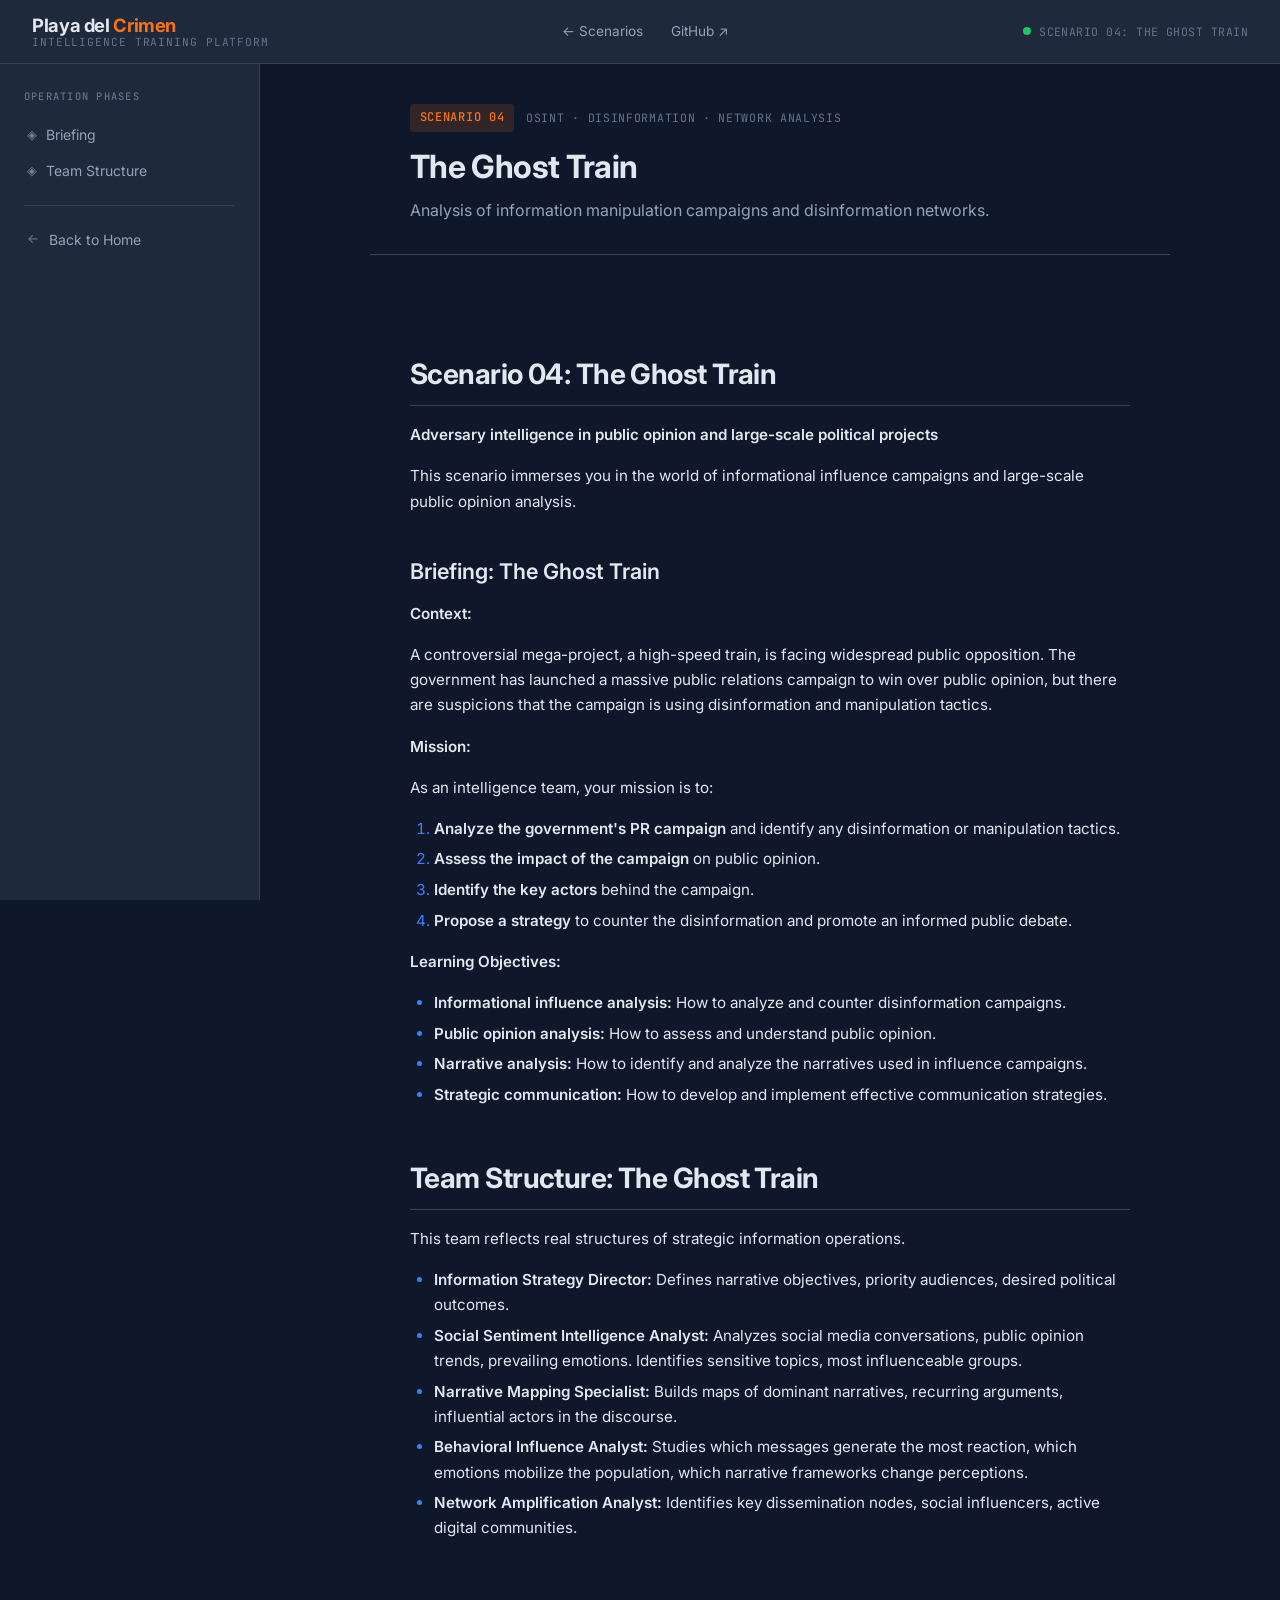
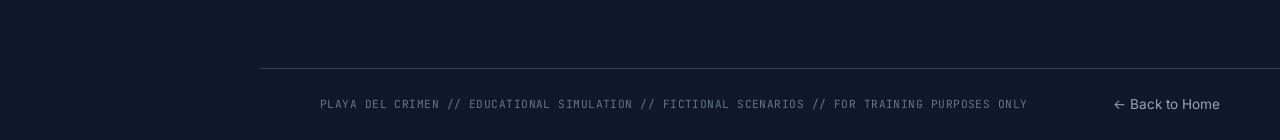
<file: docs/scenarios/04_the_ghost_train.html>
<!DOCTYPE html>
    <html lang="en">
<head>
    <meta charset="UTF-8">
    <meta name="viewport" content="width=device-width, initial-scale=1.0">
    <title>Scenario 04: The Ghost Train | Playa del Crimen</title>
    <meta name="description" content="Analysis of information manipulation campaigns and disinformation networks.">
    <link rel="stylesheet" href="../style.css">
</head>
<body class="page-scenario">

    <!-- ===== HEADER ===== -->
    <header>
        <div class="header-inner">
            <a href="../index.html" class="header-logo">
                <span class="logo-main">Playa del <span>Crimen</span></span>
                <span class="logo-sub">Intelligence Training Platform</span>
            </a>

            <nav class="header-nav">
                <a href="../index.html">← Scenarios</a>
                <a href="https://github.com/CCHUTZ/playa-del-crimen-en" target="_blank" rel="noopener">GitHub ↗</a>
            </nav>

            <div class="header-status">
                <span class="status-dot"></span>
                <span class="mono">SCENARIO 04: THE GHOST TRAIN</span>
            </div>

            <button class="hamburger" aria-label="Menú">
                <span></span><span></span><span></span>
            </button>
        </div>
    </header>

    <!-- ===== LAYOUT WRAPPER ===== -->
    <div class="layout-scenario">

    <!-- ===== SIDEBAR ===== -->
    <aside class="sidebar">
        <p class="sidebar-label">Operation Phases</p>
        <ul class="sidebar-nav">
            <li><a href="#briefing"><span class="nav-icon">◈</span> Briefing</a></li>
            <li><a href="#team"><span class="nav-icon">◈</span> Team Structure</a></li>
        </ul>
        <div class="sidebar-divider"></div>
        <ul class="sidebar-nav">
            <li><a href="../index.html"><span class="nav-icon">←</span> Back to Home</a></li>
        </ul>
    </aside>

    <!-- ===== CONTENT ===== -->
    <div class="scenario-content">

        <!-- Scenario Hero -->
        <div class="scenario-hero">
            <div class="scenario-meta">
                <span class="scenario-number">SCENARIO 04</span>
                <span class="scenario-category">OSINT · Disinformation · Network Analysis</span>
            </div>
            <h1>The Ghost Train</h1>
            <p class="scenario-tagline">Analysis of information manipulation campaigns and disinformation networks.</p>
        </div>

        <!-- Mobile nav -->
        <details class="mobile-nav-toggle">
            <summary>Operation Phases</summary>
            <ul class="sidebar-nav">
            <li><a href="#briefing"><span class="nav-icon">◈</span> Briefing</a></li>
            <li><a href="#team"><span class="nav-icon">◈</span> Team Structure</a></li>
            </ul>
        </details>

        <main>
            <div class="content-body">
<h1 id="scenario-04-the-ghost-train">Scenario 04: The Ghost Train</h1>
<p><strong>Adversary intelligence in public opinion and large-scale political projects</strong></p>
<p>This scenario immerses you in the world of informational influence campaigns and large-scale public opinion analysis.</p>
<section id="briefing">
<h2 id="briefing-the-ghost-train">Briefing: The Ghost Train</h2>
<p><strong>Context:</strong></p>
<p>A controversial mega-project, a high-speed train, is facing widespread public opposition. The government has launched a massive public relations campaign to win over public opinion, but there are suspicions that the campaign is using disinformation and manipulation tactics.</p>
<p><strong>Mission:</strong></p>
<p>As an intelligence team, your mission is to:</p>
<ol>
<li><strong>Analyze the government's PR campaign</strong> and identify any disinformation or manipulation tactics.</li>
<li><strong>Assess the impact of the campaign</strong> on public opinion.</li>
<li><strong>Identify the key actors</strong> behind the campaign.</li>
<li><strong>Propose a strategy</strong> to counter the disinformation and promote an informed public debate.</li>
</ol>
<p><strong>Learning Objectives:</strong></p>
<ul>
<li><strong>Informational influence analysis:</strong> How to analyze and counter disinformation campaigns.</li>
<li><strong>Public opinion analysis:</strong> How to assess and understand public opinion.</li>
<li><strong>Narrative analysis:</strong> How to identify and analyze the narratives used in influence campaigns.</li>
<li><strong>Strategic communication:</strong> How to develop and implement effective communication strategies.</li>
</ul>
</section>
<section id="team">
<h1 id="team-structure-the-ghost-train">Team Structure: The Ghost Train</h1>
<p>This team reflects real structures of strategic information operations.</p>
<ul>
<li><strong>Information Strategy Director:</strong> Defines narrative objectives, priority audiences, desired political outcomes.</li>
<li><strong>Social Sentiment Intelligence Analyst:</strong> Analyzes social media conversations, public opinion trends, prevailing emotions. Identifies sensitive topics, most influenceable groups.</li>
<li><strong>Narrative Mapping Specialist:</strong> Builds maps of dominant narratives, recurring arguments, influential actors in the discourse.</li>
<li><strong>Behavioral Influence Analyst:</strong> Studies which messages generate the most reaction, which emotions mobilize the population, which narrative frameworks change perceptions.</li>
<li><strong>Network Amplification Analyst:</strong> Identifies key dissemination nodes, social influencers, active digital communities.</li>
</ul>
</section>

            </div>
        </main>

        <!-- Footer -->
        <footer>
            <div class="footer-inner">
                <span class="footer-disclaimer">PLAYA DEL CRIMEN // EDUCATIONAL SIMULATION // FICTIONAL SCENARIOS // FOR TRAINING PURPOSES ONLY</span>
                <a href="../index.html" class="footer-back">← Back to Home</a>
            </div>
        </footer>

    </div><!-- /scenario-content -->

    </div><!-- /layout-scenario -->

    <script>
    // Sidebar active state on scroll
    (function() {
        const links = document.querySelectorAll('.sidebar-nav a[href^="#"]');
        const sections = [];
        links.forEach(function(link) {
            const id = link.getAttribute('href').slice(1);
            const el = document.getElementById(id);
            if (el) sections.push({ el: el, link: link });
        });

        function onScroll() {
            let current = null;
            sections.forEach(function(s) {
                if (window.scrollY >= s.el.offsetTop - 100) current = s;
            });
            links.forEach(function(l) { l.classList.remove('active'); });
            if (current) current.link.classList.add('active');
        }

        window.addEventListener('scroll', onScroll, { passive: true });
        onScroll();
    })();
    </script>

</body>
</html>
</file>
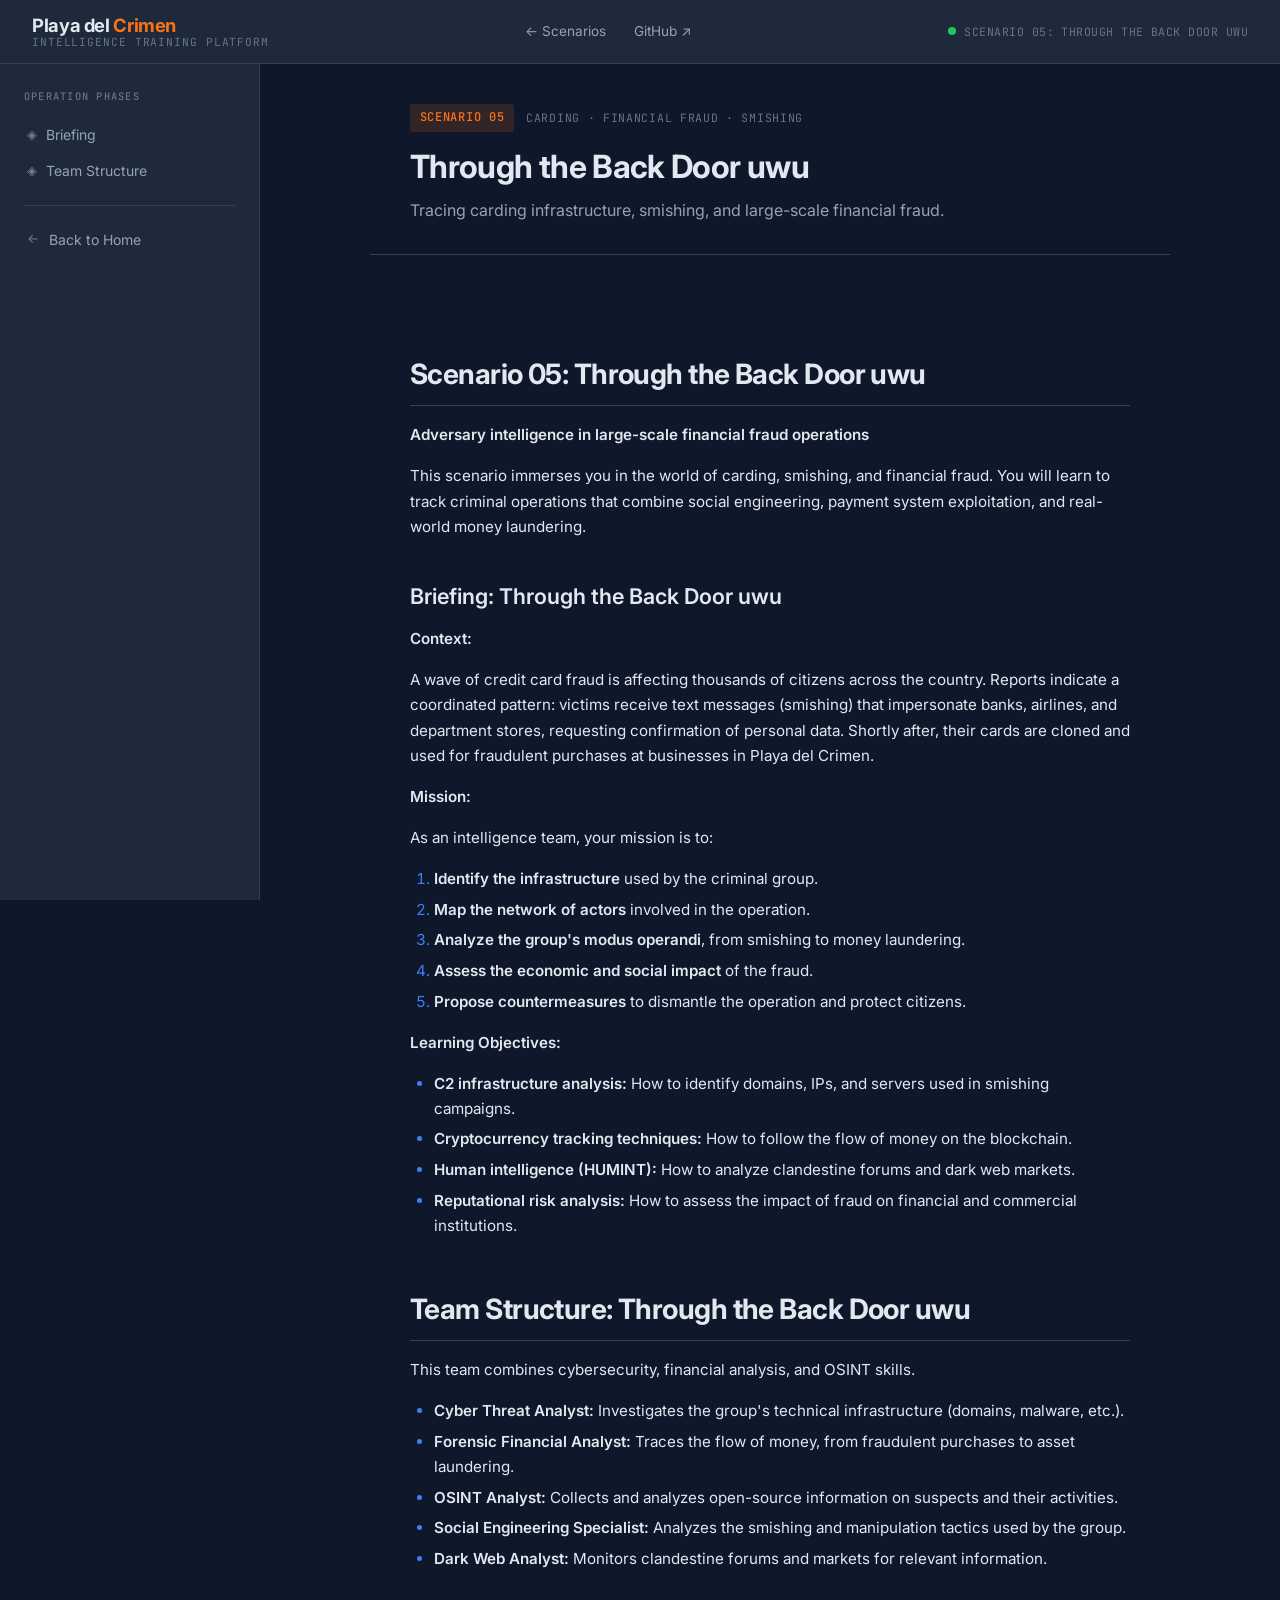
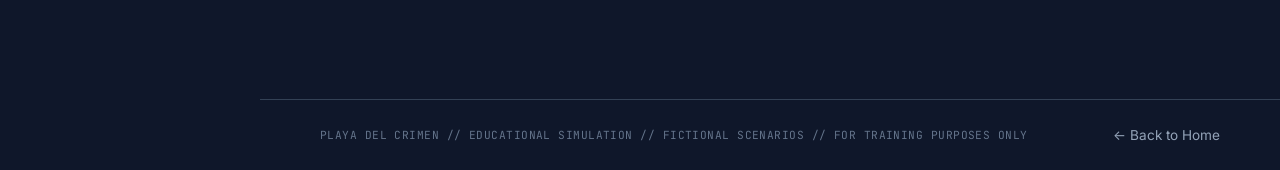
<file: docs/scenarios/05_through_the_back_door_uwu.html>
<!DOCTYPE html>
    <html lang="en">
<head>
    <meta charset="UTF-8">
    <meta name="viewport" content="width=device-width, initial-scale=1.0">
    <title>Scenario 05: Through the Back Door uwu | Playa del Crimen</title>
    <meta name="description" content="Tracing carding infrastructure, smishing, and large-scale financial fraud.">
    <link rel="stylesheet" href="../style.css">
</head>
<body class="page-scenario">

    <!-- ===== HEADER ===== -->
    <header>
        <div class="header-inner">
            <a href="../index.html" class="header-logo">
                <span class="logo-main">Playa del <span>Crimen</span></span>
                <span class="logo-sub">Intelligence Training Platform</span>
            </a>

            <nav class="header-nav">
                <a href="../index.html">← Scenarios</a>
                <a href="https://github.com/CCHUTZ/playa-del-crimen-en" target="_blank" rel="noopener">GitHub ↗</a>
            </nav>

            <div class="header-status">
                <span class="status-dot"></span>
                <span class="mono">SCENARIO 05: THROUGH THE BACK DOOR UWU</span>
            </div>

            <button class="hamburger" aria-label="Menú">
                <span></span><span></span><span></span>
            </button>
        </div>
    </header>

    <!-- ===== LAYOUT WRAPPER ===== -->
    <div class="layout-scenario">

    <!-- ===== SIDEBAR ===== -->
    <aside class="sidebar">
        <p class="sidebar-label">Operation Phases</p>
        <ul class="sidebar-nav">
            <li><a href="#briefing"><span class="nav-icon">◈</span> Briefing</a></li>
            <li><a href="#team"><span class="nav-icon">◈</span> Team Structure</a></li>
        </ul>
        <div class="sidebar-divider"></div>
        <ul class="sidebar-nav">
            <li><a href="../index.html"><span class="nav-icon">←</span> Back to Home</a></li>
        </ul>
    </aside>

    <!-- ===== CONTENT ===== -->
    <div class="scenario-content">

        <!-- Scenario Hero -->
        <div class="scenario-hero">
            <div class="scenario-meta">
                <span class="scenario-number">SCENARIO 05</span>
                <span class="scenario-category">Carding · Financial Fraud · Smishing</span>
            </div>
            <h1>Through the Back Door uwu</h1>
            <p class="scenario-tagline">Tracing carding infrastructure, smishing, and large-scale financial fraud.</p>
        </div>

        <!-- Mobile nav -->
        <details class="mobile-nav-toggle">
            <summary>Operation Phases</summary>
            <ul class="sidebar-nav">
            <li><a href="#briefing"><span class="nav-icon">◈</span> Briefing</a></li>
            <li><a href="#team"><span class="nav-icon">◈</span> Team Structure</a></li>
            </ul>
        </details>

        <main>
            <div class="content-body">
<h1 id="scenario-05-through-the-back-door-uwu">Scenario 05: Through the Back Door uwu</h1>
<p><strong>Adversary intelligence in large-scale financial fraud operations</strong></p>
<p>This scenario immerses you in the world of carding, smishing, and financial fraud. You will learn to track criminal operations that combine social engineering, payment system exploitation, and real-world money laundering.</p>
<section id="briefing">
<h2 id="briefing-through-the-back-door-uwu">Briefing: Through the Back Door uwu</h2>
<p><strong>Context:</strong></p>
<p>A wave of credit card fraud is affecting thousands of citizens across the country. Reports indicate a coordinated pattern: victims receive text messages (smishing) that impersonate banks, airlines, and department stores, requesting confirmation of personal data. Shortly after, their cards are cloned and used for fraudulent purchases at businesses in Playa del Crimen.</p>
<p><strong>Mission:</strong></p>
<p>As an intelligence team, your mission is to:</p>
<ol>
<li><strong>Identify the infrastructure</strong> used by the criminal group.</li>
<li><strong>Map the network of actors</strong> involved in the operation.</li>
<li><strong>Analyze the group's modus operandi</strong>, from smishing to money laundering.</li>
<li><strong>Assess the economic and social impact</strong> of the fraud.</li>
<li><strong>Propose countermeasures</strong> to dismantle the operation and protect citizens.</li>
</ol>
<p><strong>Learning Objectives:</strong></p>
<ul>
<li><strong>C2 infrastructure analysis:</strong> How to identify domains, IPs, and servers used in smishing campaigns.</li>
<li><strong>Cryptocurrency tracking techniques:</strong> How to follow the flow of money on the blockchain.</li>
<li><strong>Human intelligence (HUMINT):</strong> How to analyze clandestine forums and dark web markets.</li>
<li><strong>Reputational risk analysis:</strong> How to assess the impact of fraud on financial and commercial institutions.</li>
</ul>
</section>
<section id="team">
<h1 id="team-structure-through-the-back-door-uwu">Team Structure: Through the Back Door uwu</h1>
<p>This team combines cybersecurity, financial analysis, and OSINT skills.</p>
<ul>
<li><strong>Cyber Threat Analyst:</strong> Investigates the group's technical infrastructure (domains, malware, etc.).</li>
<li><strong>Forensic Financial Analyst:</strong> Traces the flow of money, from fraudulent purchases to asset laundering.</li>
<li><strong>OSINT Analyst:</strong> Collects and analyzes open-source information on suspects and their activities.</li>
<li><strong>Social Engineering Specialist:</strong> Analyzes the smishing and manipulation tactics used by the group.</li>
<li><strong>Dark Web Analyst:</strong> Monitors clandestine forums and markets for relevant information.</li>
</ul>
</section>

            </div>
        </main>

        <!-- Footer -->
        <footer>
            <div class="footer-inner">
                <span class="footer-disclaimer">PLAYA DEL CRIMEN // EDUCATIONAL SIMULATION // FICTIONAL SCENARIOS // FOR TRAINING PURPOSES ONLY</span>
                <a href="../index.html" class="footer-back">← Back to Home</a>
            </div>
        </footer>

    </div><!-- /scenario-content -->

    </div><!-- /layout-scenario -->

    <script>
    // Sidebar active state on scroll
    (function() {
        const links = document.querySelectorAll('.sidebar-nav a[href^="#"]');
        const sections = [];
        links.forEach(function(link) {
            const id = link.getAttribute('href').slice(1);
            const el = document.getElementById(id);
            if (el) sections.push({ el: el, link: link });
        });

        function onScroll() {
            let current = null;
            sections.forEach(function(s) {
                if (window.scrollY >= s.el.offsetTop - 100) current = s;
            });
            links.forEach(function(l) { l.classList.remove('active'); });
            if (current) current.link.classList.add('active');
        }

        window.addEventListener('scroll', onScroll, { passive: true });
        onScroll();
    })();
    </script>

</body>
</html>
</file>
<file: docs/style.css>
/* ============================================================
   PLAYA DEL CRIMEN — Intelligence Operations Platform
   Design System v2.0
   ============================================================ */

@import url('https://fonts.googleapis.com/css2?family=Inter:wght@300;400;500;600;700&family=JetBrains+Mono:wght@400;500&display=swap');

/* ============================================================
   CSS VARIABLES
   ============================================================ */
:root {
    /* Backgrounds */
    --bg-primary:     #0F172A;
    --bg-surface:     #1E293B;
    --bg-elevated:    #263348;

    /* Text */
    --text-primary:   #E2E8F0;
    --text-secondary: #94A3B8;
    --text-muted:     #64748B;

    /* Accents */
    --accent-orange:  #F97316;
    --accent-blue:    #3B82F6;
    --accent-orange-dim: rgba(249, 115, 22, 0.15);
    --accent-blue-dim:   rgba(59, 130, 246, 0.12);

    /* Borders */
    --border-subtle:  #334155;
    --border-medium:  #475569;

    /* Status */
    --status-active:  #22C55E;
    --status-warning: #F97316;

    /* Typography */
    --font-sans: 'Inter', system-ui, -apple-system, sans-serif;
    --font-mono: 'JetBrains Mono', 'Fira Code', monospace;

    /* Layout */
    --sidebar-width:  260px;
    --content-max:    800px;
    --header-height:  64px;
}

/* ============================================================
   RESET & BASE
   ============================================================ */
*, *::before, *::after {
    margin: 0;
    padding: 0;
    box-sizing: border-box;
}

html {
    scroll-behavior: smooth;
}

body {
    font-family: var(--font-sans);
    background-color: var(--bg-primary);
    color: var(--text-primary);
    line-height: 1.65;
    font-size: 16px;
    -webkit-font-smoothing: antialiased;
}

/* ============================================================
   HEADER / TOP BAR
   ============================================================ */
header {
    position: sticky;
    top: 0;
    z-index: 100;
    height: var(--header-height);
    background-color: var(--bg-surface);
    border-bottom: 1px solid var(--border-subtle);
    display: flex;
    align-items: center;
}

.header-inner {
    width: 100%;
    max-width: 1400px;
    margin: 0 auto;
    padding: 0 2rem;
    display: flex;
    align-items: center;
    justify-content: space-between;
    gap: 1rem;
}

.header-logo {
    display: flex;
    flex-direction: column;
    line-height: 1.2;
    text-decoration: none;
}

.header-logo .logo-main {
    font-size: 1.15rem;
    font-weight: 700;
    color: var(--text-primary);
    letter-spacing: -0.02em;
}

.header-logo .logo-main span {
    color: var(--accent-orange);
}

.header-logo .logo-sub {
    font-size: 0.7rem;
    font-family: var(--font-mono);
    color: var(--text-muted);
    letter-spacing: 0.08em;
    text-transform: uppercase;
}

.header-nav {
    display: flex;
    align-items: center;
    gap: 0.25rem;
}

.header-nav a {
    font-size: 0.85rem;
    color: var(--text-secondary);
    text-decoration: none;
    padding: 0.4rem 0.75rem;
    border-radius: 4px;
    transition: color 0.2s, background-color 0.2s;
}

.header-nav a:hover {
    color: var(--text-primary);
    background-color: var(--bg-elevated);
}

.header-status {
    display: flex;
    align-items: center;
    gap: 0.5rem;
    font-family: var(--font-mono);
    font-size: 0.72rem;
    color: var(--text-muted);
    letter-spacing: 0.04em;
}

.status-dot {
    width: 8px;
    height: 8px;
    border-radius: 50%;
    background-color: var(--status-active);
    flex-shrink: 0;
    animation: pulse-dot 2.5s ease-in-out infinite;
}

@keyframes pulse-dot {
    0%, 100% { opacity: 1; transform: scale(1); }
    50%       { opacity: 0.4; transform: scale(0.85); }
}

/* Hamburger (mobile) */
.hamburger {
    display: none;
    flex-direction: column;
    gap: 5px;
    cursor: pointer;
    padding: 6px;
    background: none;
    border: none;
}

.hamburger span {
    display: block;
    width: 22px;
    height: 2px;
    background-color: var(--text-secondary);
    border-radius: 2px;
    transition: background-color 0.2s;
}

.hamburger:hover span {
    background-color: var(--text-primary);
}

/* ============================================================
   LAYOUT — INDEX PAGE (no sidebar)
   ============================================================ */
.page-index main {
    max-width: 900px;
    margin: 0 auto;
    padding: 3rem 2rem;
}

/* ============================================================
   LAYOUT — SCENARIO PAGE (with sidebar)
   ============================================================ */
.page-scenario .layout-scenario {
    display: flex;
    min-height: calc(100vh - var(--header-height));
}

/* Sidebar */
.sidebar {
    position: fixed;
    top: var(--header-height);
    left: 0;
    width: var(--sidebar-width);
    height: calc(100vh - var(--header-height));
    overflow-y: auto;
    background-color: var(--bg-surface);
    border-right: 1px solid var(--border-subtle);
    padding: 1.5rem 0;
    scrollbar-width: thin;
    scrollbar-color: var(--border-medium) transparent;
}

.sidebar::-webkit-scrollbar {
    width: 4px;
}

.sidebar::-webkit-scrollbar-track {
    background: transparent;
}

.sidebar::-webkit-scrollbar-thumb {
    background-color: var(--border-medium);
    border-radius: 2px;
}

.sidebar-label {
    font-family: var(--font-mono);
    font-size: 0.65rem;
    font-weight: 500;
    letter-spacing: 0.12em;
    text-transform: uppercase;
    color: var(--text-muted);
    padding: 0 1.5rem;
    margin-bottom: 0.75rem;
}

.sidebar-nav {
    list-style: none;
}

.sidebar-nav li a {
    display: flex;
    align-items: center;
    gap: 0.6rem;
    padding: 0.55rem 1.5rem;
    font-size: 0.875rem;
    color: var(--text-secondary);
    text-decoration: none;
    border-left: 3px solid transparent;
    transition: color 0.2s, background-color 0.2s, border-color 0.2s;
    line-height: 1.3;
}

.sidebar-nav li a:hover {
    color: var(--text-primary);
    background-color: var(--bg-elevated);
    border-left-color: var(--border-medium);
}

.sidebar-nav li a.active {
    color: var(--text-primary);
    background-color: var(--accent-orange-dim);
    border-left-color: var(--accent-orange);
    font-weight: 500;
}

.sidebar-nav li a .nav-icon {
    font-size: 0.8rem;
    opacity: 0.7;
    flex-shrink: 0;
}

.sidebar-divider {
    height: 1px;
    background-color: var(--border-subtle);
    margin: 1rem 1.5rem;
}

/* Scenario content area */
.scenario-content {
    margin-left: var(--sidebar-width);
    flex: 1;
    min-width: 0;
}

.scenario-content main {
    max-width: var(--content-max);
    margin: 0 auto;
    padding: 3rem 2.5rem;
}

/* ============================================================
   HERO / SCENARIO BANNER
   ============================================================ */
.scenario-hero {
    border-bottom: 1px solid var(--border-subtle);
    padding: 2.5rem 2.5rem 2rem;
    max-width: var(--content-max);
    margin: 0 auto;
}

.scenario-meta {
    display: flex;
    align-items: center;
    gap: 0.75rem;
    margin-bottom: 1rem;
}

.scenario-number {
    font-family: var(--font-mono);
    font-size: 0.75rem;
    font-weight: 500;
    color: var(--accent-orange);
    background-color: var(--accent-orange-dim);
    padding: 0.25rem 0.6rem;
    border-radius: 3px;
    letter-spacing: 0.06em;
}

.scenario-category {
    font-family: var(--font-mono);
    font-size: 0.72rem;
    color: var(--text-muted);
    letter-spacing: 0.06em;
    text-transform: uppercase;
}

.scenario-hero h1 {
    font-size: 2rem;
    font-weight: 700;
    color: var(--text-primary);
    letter-spacing: -0.02em;
    line-height: 1.2;
    margin-bottom: 0.75rem;
}

.scenario-hero .scenario-tagline {
    font-size: 1rem;
    color: var(--text-secondary);
    line-height: 1.5;
}

/* ============================================================
   TYPOGRAPHY — CONTENT AREA
   ============================================================ */
.content-body h1 {
    font-size: 1.75rem;
    font-weight: 700;
    color: var(--text-primary);
    letter-spacing: -0.02em;
    margin-top: 3rem;
    margin-bottom: 1rem;
    padding-bottom: 0.5rem;
    border-bottom: 1px solid var(--border-subtle);
}

.content-body h2 {
    font-size: 1.35rem;
    font-weight: 600;
    color: var(--text-primary);
    margin-top: 2.5rem;
    margin-bottom: 0.75rem;
}

.content-body h3 {
    font-size: 1.1rem;
    font-weight: 600;
    color: var(--accent-orange);
    margin-top: 2rem;
    margin-bottom: 0.6rem;
}

.content-body h4 {
    font-size: 0.95rem;
    font-weight: 600;
    color: var(--text-secondary);
    text-transform: uppercase;
    letter-spacing: 0.06em;
    margin-top: 1.5rem;
    margin-bottom: 0.5rem;
}

.content-body p {
    color: var(--text-primary);
    margin-bottom: 1rem;
    font-size: 0.95rem;
}

.content-body ul,
.content-body ol {
    margin-left: 1.5rem;
    margin-bottom: 1rem;
}

.content-body li {
    color: var(--text-primary);
    margin-bottom: 0.35rem;
    font-size: 0.95rem;
}

.content-body li::marker {
    color: var(--accent-blue);
}

.content-body strong {
    color: var(--text-primary);
    font-weight: 600;
}

.content-body em {
    color: var(--text-secondary);
    font-style: italic;
}

.content-body a {
    color: var(--accent-blue);
    text-decoration: none;
    border-bottom: 1px solid transparent;
    transition: color 0.2s, border-color 0.2s;
}

.content-body a:hover {
    color: #60A5FA;
    border-bottom-color: #60A5FA;
}

.content-body code {
    font-family: var(--font-mono);
    font-size: 0.85em;
    background-color: var(--bg-elevated);
    color: var(--accent-orange);
    padding: 0.15em 0.4em;
    border-radius: 3px;
    border: 1px solid var(--border-subtle);
}

.content-body pre {
    background-color: var(--bg-surface);
    border: 1px solid var(--border-subtle);
    border-radius: 6px;
    padding: 1.25rem;
    overflow-x: auto;
    margin-bottom: 1.5rem;
}

.content-body pre code {
    background: none;
    border: none;
    padding: 0;
    font-size: 0.875rem;
    color: var(--text-primary);
}

.content-body blockquote {
    border-left: 3px solid var(--accent-orange);
    padding: 0.75rem 1.25rem;
    margin: 1.5rem 0;
    background-color: var(--accent-orange-dim);
    border-radius: 0 4px 4px 0;
}

.content-body blockquote p {
    color: var(--text-secondary);
    font-style: italic;
    margin-bottom: 0;
}

/* Horizontal rule */
.content-body hr {
    border: none;
    border-top: 1px solid var(--border-subtle);
    margin: 2.5rem 0;
}

/* ============================================================
   TABLES
   ============================================================ */
.content-body table {
    width: 100%;
    border-collapse: collapse;
    margin-bottom: 1.5rem;
    font-size: 0.9rem;
}

.content-body thead th {
    background-color: var(--bg-elevated);
    color: var(--text-secondary);
    font-weight: 600;
    font-size: 0.78rem;
    text-transform: uppercase;
    letter-spacing: 0.06em;
    padding: 0.65rem 1rem;
    text-align: left;
    border-bottom: 1px solid var(--border-medium);
}

.content-body tbody tr:nth-child(odd) {
    background-color: var(--bg-primary);
}

.content-body tbody tr:nth-child(even) {
    background-color: var(--bg-surface);
}

.content-body tbody tr:hover {
    background-color: var(--bg-elevated);
}

.content-body td {
    padding: 0.6rem 1rem;
    border-bottom: 1px solid var(--border-subtle);
    color: var(--text-primary);
    vertical-align: top;
}

/* ============================================================
   INDEX PAGE — SCENARIO CARDS
   ============================================================ */
.index-hero {
    margin-bottom: 3rem;
    padding-bottom: 2rem;
    border-bottom: 1px solid var(--border-subtle);
}

.index-hero h1 {
    font-size: 2.25rem;
    font-weight: 700;
    letter-spacing: -0.03em;
    color: var(--text-primary);
    margin-bottom: 0.5rem;
}

.index-hero h1 span {
    color: var(--accent-orange);
}

.index-hero .hero-sub {
    font-family: var(--font-mono);
    font-size: 0.8rem;
    color: var(--text-muted);
    letter-spacing: 0.08em;
    text-transform: uppercase;
    margin-bottom: 1.25rem;
}

.index-hero p {
    font-size: 0.95rem;
    color: var(--text-secondary);
    max-width: 640px;
    line-height: 1.7;
    margin-bottom: 0.75rem;
}

.section-label {
    font-family: var(--font-mono);
    font-size: 0.68rem;
    font-weight: 500;
    letter-spacing: 0.12em;
    text-transform: uppercase;
    color: var(--text-muted);
    margin-bottom: 1.25rem;
    display: flex;
    align-items: center;
    gap: 0.75rem;
}

.section-label::after {
    content: '';
    flex: 1;
    height: 1px;
    background-color: var(--border-subtle);
}

.scenarios-grid {
    display: grid;
    gap: 1rem;
    margin-bottom: 3rem;
}

.scenario-card {
    background-color: var(--bg-surface);
    border: 1px solid var(--border-subtle);
    border-radius: 6px;
    padding: 1.5rem;
    display: flex;
    gap: 1.25rem;
    align-items: flex-start;
    text-decoration: none;
    transition: border-color 0.2s, background-color 0.2s, transform 0.15s;
    position: relative;
    overflow: hidden;
}

.scenario-card::before {
    content: '';
    position: absolute;
    top: 0;
    left: 0;
    right: 0;
    height: 2px;
    background-color: var(--accent-orange);
    opacity: 0;
    transition: opacity 0.2s;
}

.scenario-card:hover {
    border-color: var(--border-medium);
    background-color: var(--bg-elevated);
    transform: translateY(-1px);
}

.scenario-card:hover::before {
    opacity: 1;
}

.card-number {
    font-family: var(--font-mono);
    font-size: 1.5rem;
    font-weight: 500;
    color: var(--border-medium);
    line-height: 1;
    flex-shrink: 0;
    width: 2.5rem;
    padding-top: 0.1rem;
}

.card-body {
    flex: 1;
    min-width: 0;
}

.card-title {
    font-size: 1rem;
    font-weight: 600;
    color: var(--text-primary);
    margin-bottom: 0.35rem;
    line-height: 1.3;
}

.card-desc {
    font-size: 0.875rem;
    color: var(--text-secondary);
    line-height: 1.5;
    margin-bottom: 0.75rem;
}

.card-tags {
    display: flex;
    flex-wrap: wrap;
    gap: 0.4rem;
}

.tag {
    font-family: var(--font-mono);
    font-size: 0.68rem;
    padding: 0.2rem 0.5rem;
    border-radius: 3px;
    letter-spacing: 0.04em;
    text-transform: uppercase;
    background-color: var(--bg-elevated);
    color: var(--text-muted);
    border: 1px solid var(--border-subtle);
}

.tag.tag-osint    { color: var(--accent-blue);   border-color: var(--accent-blue-dim);   background-color: var(--accent-blue-dim); }
.tag.tag-threat   { color: var(--accent-orange);  border-color: var(--accent-orange-dim); background-color: var(--accent-orange-dim); }
.tag.tag-social   { color: #A78BFA; border-color: rgba(167,139,250,0.15); background-color: rgba(167,139,250,0.1); }
.tag.tag-financial{ color: #34D399; border-color: rgba(52,211,153,0.15);  background-color: rgba(52,211,153,0.1); }

.card-arrow {
    color: var(--text-muted);
    font-size: 1rem;
    flex-shrink: 0;
    margin-top: 0.1rem;
    transition: color 0.2s, transform 0.2s;
}

.scenario-card:hover .card-arrow {
    color: var(--accent-orange);
    transform: translateX(3px);
}

/* ============================================================
   ABOUT SECTION (INDEX)
   ============================================================ */
.about-section {
    background-color: var(--bg-surface);
    border: 1px solid var(--border-subtle);
    border-radius: 6px;
    padding: 1.75rem;
    margin-bottom: 2rem;
}

.about-section h2 {
    font-size: 1rem;
    font-weight: 600;
    color: var(--text-primary);
    margin-bottom: 0.75rem;
}

.about-section p {
    font-size: 0.9rem;
    color: var(--text-secondary);
    line-height: 1.65;
    margin-bottom: 0.5rem;
}

.about-section p:last-child {
    margin-bottom: 0;
}

/* ============================================================
   FOOTER
   ============================================================ */
footer {
    border-top: 1px solid var(--border-subtle);
    padding: 1.5rem 2rem;
    margin-top: 4rem;
}

.footer-inner {
    max-width: 900px;
    margin: 0 auto;
    display: flex;
    align-items: center;
    justify-content: space-between;
    gap: 1rem;
    flex-wrap: wrap;
}

.footer-disclaimer {
    font-family: var(--font-mono);
    font-size: 0.7rem;
    color: var(--text-muted);
    letter-spacing: 0.04em;
}

.footer-back {
    font-size: 0.85rem;
    color: var(--text-secondary);
    text-decoration: none;
    display: flex;
    align-items: center;
    gap: 0.4rem;
    transition: color 0.2s;
}

.footer-back:hover {
    color: var(--accent-blue);
}

/* ============================================================
   MOBILE SIDEBAR TOGGLE
   ============================================================ */
.mobile-nav-toggle {
    display: none;
    background-color: var(--bg-surface);
    border: 1px solid var(--border-subtle);
    border-radius: 6px;
    padding: 0.75rem 1rem;
    margin: 1rem 1.5rem 0;
    cursor: pointer;
    width: calc(100% - 3rem);
}

.mobile-nav-toggle summary {
    font-family: var(--font-mono);
    font-size: 0.75rem;
    letter-spacing: 0.08em;
    text-transform: uppercase;
    color: var(--text-secondary);
    cursor: pointer;
    list-style: none;
    display: flex;
    align-items: center;
    gap: 0.5rem;
}

.mobile-nav-toggle summary::before {
    content: '▸';
    color: var(--accent-orange);
    transition: transform 0.2s;
}

.mobile-nav-toggle[open] summary::before {
    transform: rotate(90deg);
}

.mobile-nav-toggle .sidebar-nav {
    margin-top: 0.75rem;
    padding-top: 0.75rem;
    border-top: 1px solid var(--border-subtle);
}

.mobile-nav-toggle .sidebar-nav li a {
    border-left: none;
    padding: 0.45rem 0.5rem;
    border-radius: 4px;
}

/* ============================================================
   RESPONSIVE
   ============================================================ */
@media (max-width: 900px) {
    .sidebar {
        display: none;
    }

    .scenario-content {
        margin-left: 0;
    }

    .mobile-nav-toggle {
        display: block;
    }

    .scenario-hero {
        padding: 1.5rem 1.25rem 1rem;
    }

    .scenario-content main {
        padding: 1.5rem 1.25rem;
    }
}

@media (max-width: 768px) {
    .header-nav {
        display: none;
    }

    .hamburger {
        display: flex;
    }

    .header-status {
        display: none;
    }

    .page-index main {
        padding: 1.5rem 1rem;
    }

    .index-hero h1 {
        font-size: 1.75rem;
    }

    .scenario-card {
        flex-direction: column;
        gap: 0.75rem;
    }

    .card-number {
        font-size: 1.1rem;
    }

    .footer-inner {
        flex-direction: column;
        align-items: flex-start;
    }
}

/* ============================================================
   UTILITY CLASSES
   ============================================================ */
.mono {
    font-family: var(--font-mono);
}

.text-orange { color: var(--accent-orange); }
.text-blue   { color: var(--accent-blue); }
.text-muted  { color: var(--text-muted); }

/* Scrollbar for content area */
::-webkit-scrollbar {
    width: 6px;
}

::-webkit-scrollbar-track {
    background: var(--bg-primary);
}

::-webkit-scrollbar-thumb {
    background-color: var(--border-medium);
    border-radius: 3px;
}
</file>
